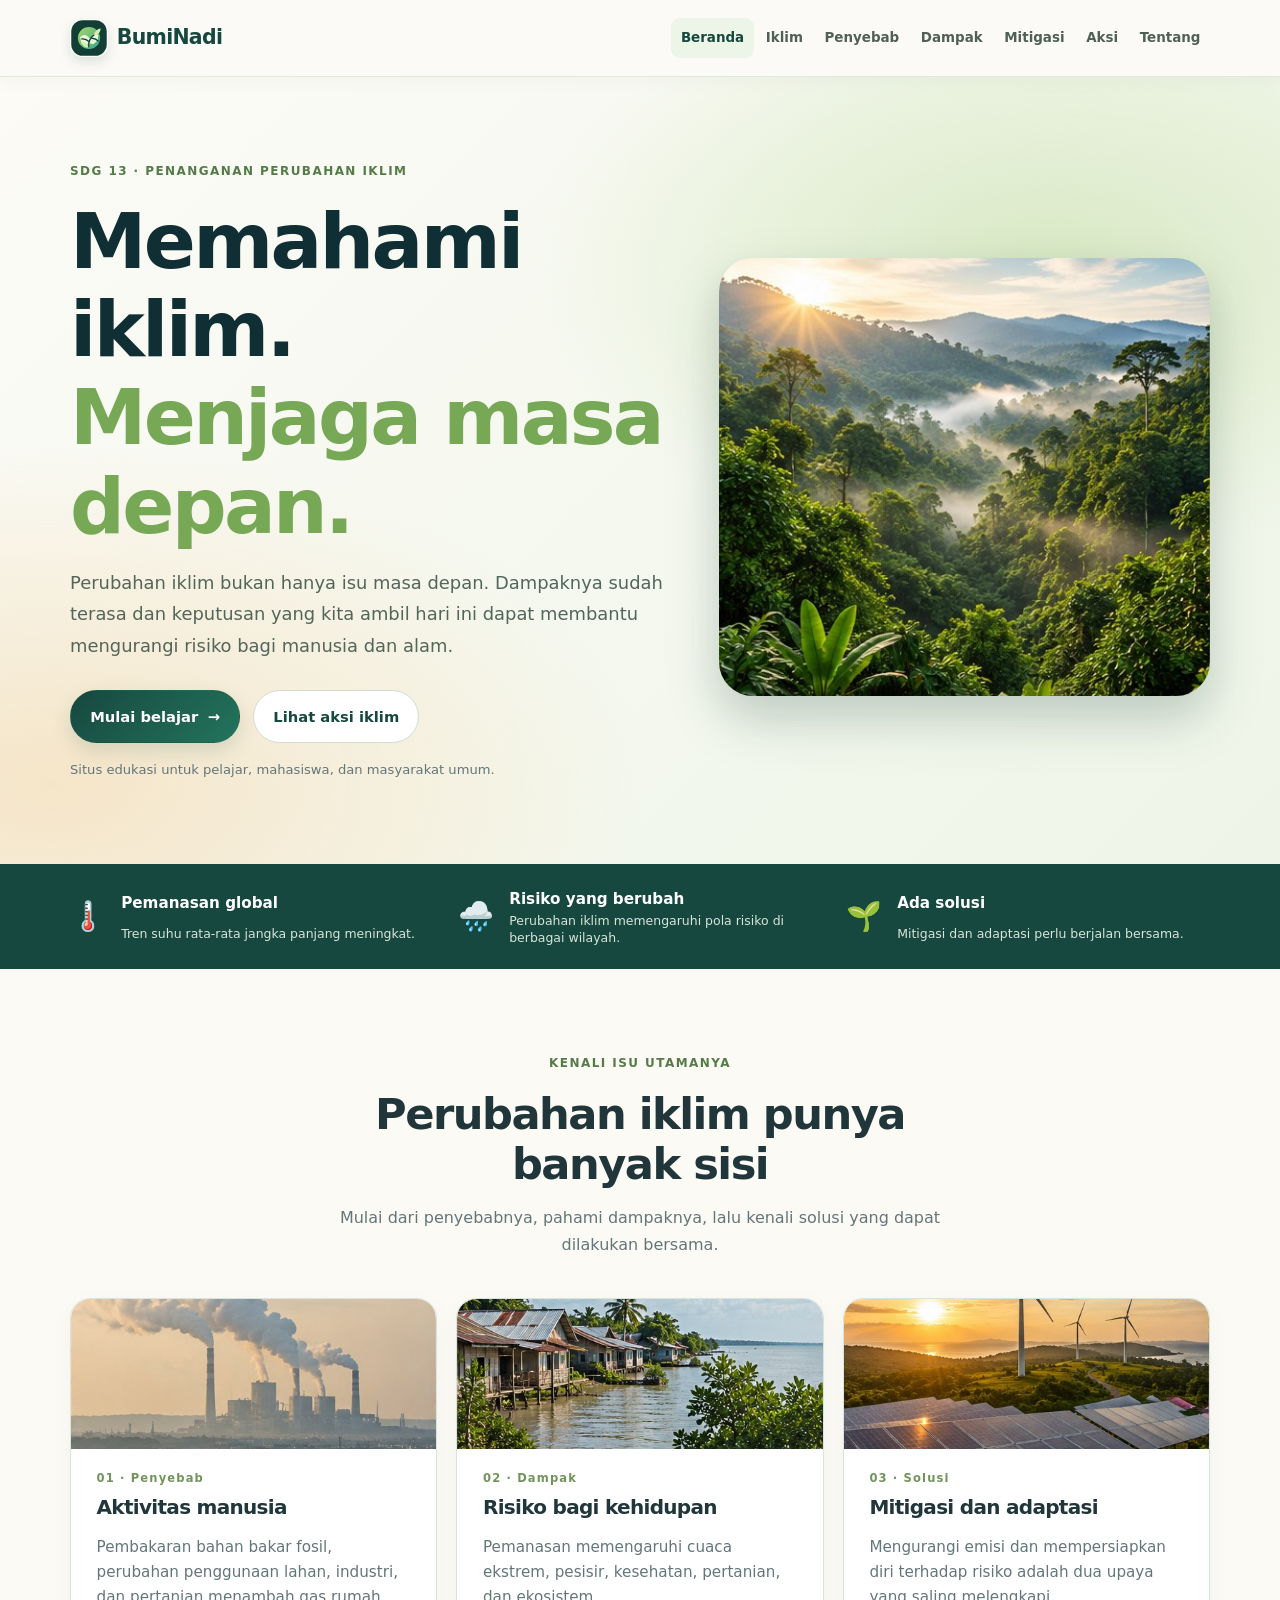
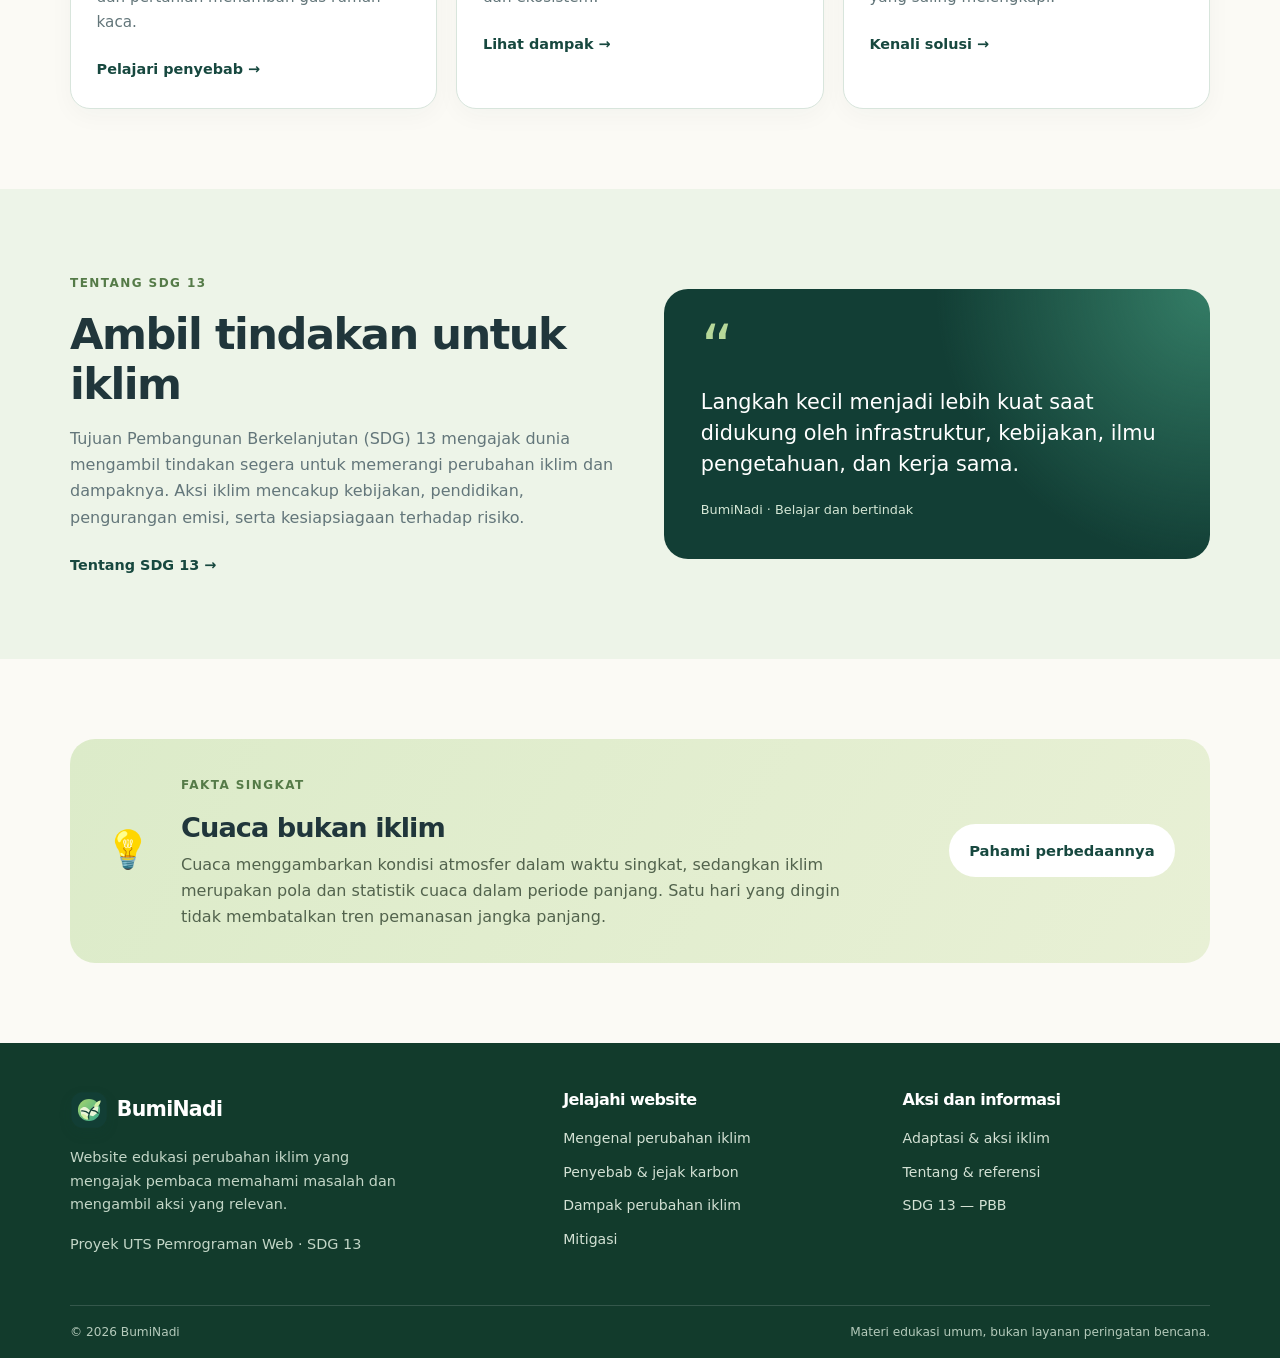
<file: index.html>
<!doctype html>
<html lang="id">
<head>
  <meta charset="utf-8">
  <meta name="viewport" content="width=device-width, initial-scale=1">
  <meta name="description" content="Pengenalan perubahan iklim dan SDG 13 serta ringkasan penyebab, dampak, dan solusi.">
  <title>Beranda | BumiNadi</title>
  <link rel="icon" type="image/svg+xml" href="images/logo-buminadi.svg">
  <link rel="stylesheet" href="css/style.css">
</head>
<body>
<a class="skip-link" href="#konten">Lewati ke konten</a>
<header class="site-header">
  <div class="container nav-wrap">
    <a class="brand" href="index.html"><img class="brand-logo" src="images/logo-buminadi.svg" alt="" aria-hidden="true"> BumiNadi</a>
    <button class="nav-toggle" type="button" aria-expanded="false" aria-controls="nav-menu">Menu ☰</button>
    <nav class="nav-links" id="nav-menu" aria-label="Navigasi utama"><a href="index.html" aria-current="page">Beranda</a><a href="edukasi.html">Iklim</a><a href="penyebab.html">Penyebab</a><a href="dampak.html">Dampak</a><a href="mitigasi.html">Mitigasi</a><a href="aksi-iklim.html">Aksi</a><a href="tentang.html">Tentang</a></nav>
  </div>
</header>
<main id="konten">
<section class="hero"><div class="container hero-grid">
  <div class="hero-copy"><span class="eyebrow">SDG 13 · Penanganan Perubahan Iklim</span>
    <h1>Memahami iklim.<br><em>Menjaga masa depan.</em></h1>
    <p class="lead">Perubahan iklim bukan hanya isu masa depan. Dampaknya sudah terasa dan keputusan yang kita ambil hari ini dapat membantu mengurangi risiko bagi manusia dan alam.</p>
    <div class="hero-actions"><a class="button button-primary" href="edukasi.html">Mulai belajar <span aria-hidden="true">→</span></a><a class="button button-secondary" href="aksi-iklim.html">Lihat aksi iklim</a></div>
    <p class="hero-note">Situs edukasi untuk pelajar, mahasiswa, dan masyarakat umum.</p>
  </div>
  <div class="hero-art hero-art-image"><img src="images/foto-hutan.jpg" alt="Hutan tropis hijau disinari matahari pagi, melambangkan pentingnya menjaga bumi"></div>
</div></section>
<section class="stats-strip"><div class="container stats-grid">
  <div><span class="stat-symbol">🌡️</span><strong>Pemanasan global</strong><span>Tren suhu rata-rata jangka panjang meningkat.</span></div>
  <div><span class="stat-symbol">🌧️</span><strong>Risiko yang berubah</strong><span>Perubahan iklim memengaruhi pola risiko di berbagai wilayah.</span></div>
  <div><span class="stat-symbol">🌱</span><strong>Ada solusi</strong><span>Mitigasi dan adaptasi perlu berjalan bersama.</span></div>
</div></section>
<section class="section"><div class="container">
  <div class="section-heading"><span class="eyebrow">Kenali isu utamanya</span><h2>Perubahan iklim punya banyak sisi</h2><p>Mulai dari penyebabnya, pahami dampaknya, lalu kenali solusi yang dapat dilakukan bersama.</p></div>
  <div class="cards-grid three">
    <article class="topic-card"><img class="card-illustration" src="images/foto-emisi.jpg" alt="Cerobong industri mengeluarkan emisi di atas kawasan hijau"><span class="card-kicker">01 · Penyebab</span><h3>Aktivitas manusia</h3><p>Pembakaran bahan bakar fosil, perubahan penggunaan lahan, industri, dan pertanian menambah gas rumah kaca.</p><a href="penyebab.html" class="text-link">Pelajari penyebab →</a></article>
    <article class="topic-card"><img class="card-illustration" src="images/foto-pesisir.jpg" alt="Permukiman pesisir dan vegetasi mangrove di tepi air"><span class="card-kicker">02 · Dampak</span><h3>Risiko bagi kehidupan</h3><p>Pemanasan memengaruhi cuaca ekstrem, pesisir, kesehatan, pertanian, dan ekosistem.</p><a href="dampak.html" class="text-link">Lihat dampak →</a></article>
    <article class="topic-card"><img class="card-illustration" src="images/foto-energi-bersih.jpg" alt="Panel surya dan turbin angin menghasilkan energi terbarukan"><span class="card-kicker">03 · Solusi</span><h3>Mitigasi dan adaptasi</h3><p>Mengurangi emisi dan mempersiapkan diri terhadap risiko adalah dua upaya yang saling melengkapi.</p><a href="mitigasi.html" class="text-link">Kenali solusi →</a></article>
  </div>
</div></section>
<section class="section section-soft"><div class="container feature-grid"><div><span class="eyebrow">Tentang SDG 13</span><h2>Ambil tindakan untuk iklim</h2><p>Tujuan Pembangunan Berkelanjutan (SDG) 13 mengajak dunia mengambil tindakan segera untuk memerangi perubahan iklim dan dampaknya. Aksi iklim mencakup kebijakan, pendidikan, pengurangan emisi, serta kesiapsiagaan terhadap risiko.</p><a class="text-link" href="tentang.html#sdg13">Tentang SDG 13 →</a></div><div class="quote-card"><span class="quote-mark">“</span><p>Langkah kecil menjadi lebih kuat saat didukung oleh infrastruktur, kebijakan, ilmu pengetahuan, dan kerja sama.</p><span class="quote-caption">BumiNadi · Belajar dan bertindak</span></div></div></section>
<section class="section"><div class="container fact-banner"><div class="fact-icon">💡</div><div><span class="eyebrow">Fakta singkat</span><h2>Cuaca bukan iklim</h2><p>Cuaca menggambarkan kondisi atmosfer dalam waktu singkat, sedangkan iklim merupakan pola dan statistik cuaca dalam periode panjang. Satu hari yang dingin tidak membatalkan tren pemanasan jangka panjang.</p></div><a class="button button-light" href="edukasi.html">Pahami perbedaannya</a></div></section>
</main>

<footer class="site-footer"><div class="container">
  <div class="footer-grid">
    <div><a class="brand" href="index.html"><img class="brand-logo" src="images/logo-buminadi.svg" alt="" aria-hidden="true"> BumiNadi</a>
      <p>Website edukasi perubahan iklim yang mengajak pembaca memahami masalah dan mengambil aksi yang relevan.</p>
      <p class="small-note">Proyek UTS Pemrograman Web · SDG 13</p>
    </div>
    <div><h3>Jelajahi website</h3><ul>
      <li><a href="edukasi.html">Mengenal perubahan iklim</a></li><li><a href="penyebab.html">Penyebab & jejak karbon</a></li>
      <li><a href="dampak.html">Dampak perubahan iklim</a></li><li><a href="mitigasi.html">Mitigasi</a></li>
    </ul></div>
    <div><h3>Aksi dan informasi</h3><ul>
      <li><a href="aksi-iklim.html">Adaptasi & aksi iklim</a></li><li><a href="tentang.html">Tentang & referensi</a></li>
      <li><a href="https://sdgs.un.org/goals/goal13" target="_blank" rel="noopener noreferrer">SDG 13 — PBB</a></li>
    </ul></div>
  </div>
  <div class="footer-bottom"><span>© 2026 BumiNadi</span><span>Materi edukasi umum, bukan layanan peringatan bencana.</span></div>
</div></footer>
<script>
const toggle = document.querySelector('.nav-toggle');
const menu = document.querySelector('#nav-menu');
if (toggle && menu) {
  toggle.addEventListener('click', () => {
    const open = menu.classList.toggle('is-open');
    toggle.setAttribute('aria-expanded', String(open));
    toggle.textContent = open ? 'Tutup ✕' : 'Menu ☰';
  });
}
</script></body></html>
</file>
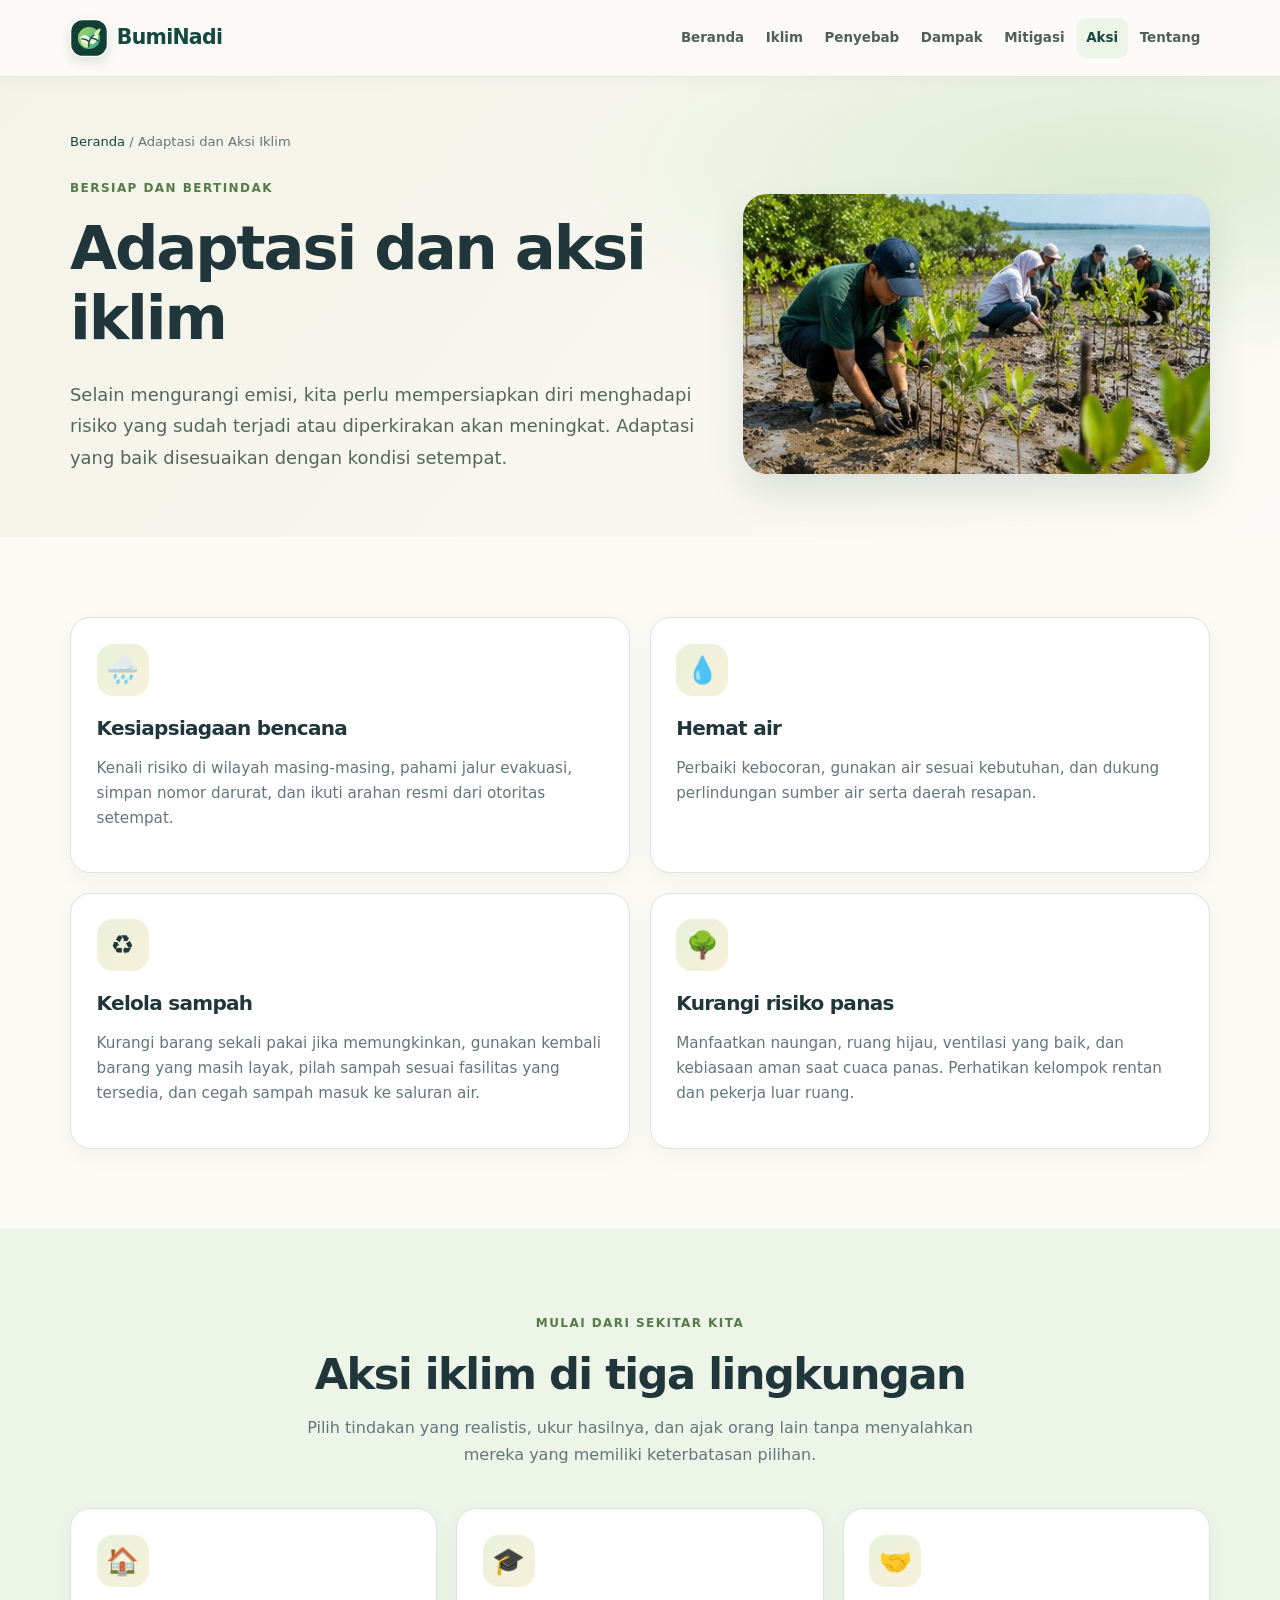
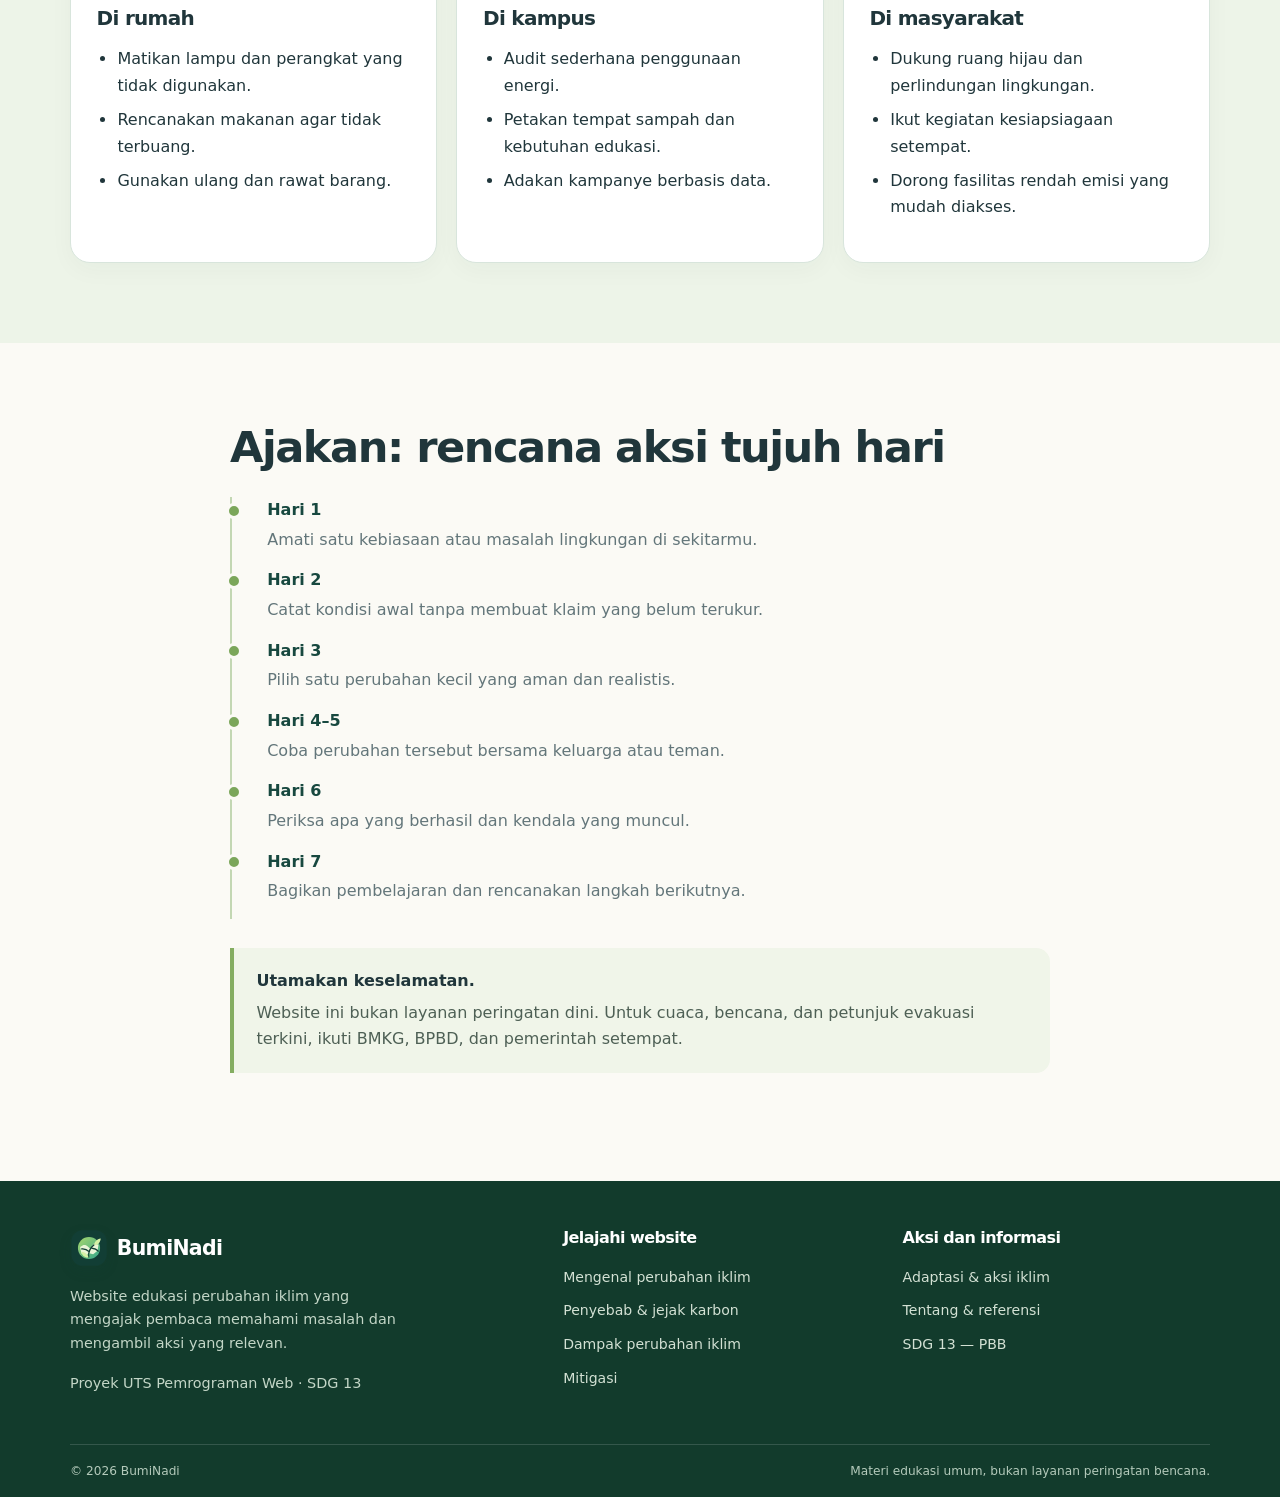
<file: aksi-iklim.html>
<!doctype html>
<html lang="id">
<head>
  <meta charset="utf-8">
  <meta name="viewport" content="width=device-width, initial-scale=1">
  <meta name="description" content="Pengertian adaptasi, kesiapsiagaan bencana, penghematan air, pengelolaan sampah, dan aksi iklim di rumah, kampus, serta masyarakat.">
  <title>Adaptasi dan Aksi Iklim | BumiNadi</title>
  <link rel="icon" type="image/svg+xml" href="images/logo-buminadi.svg">
  <link rel="stylesheet" href="css/style.css">
</head>
<body>
<a class="skip-link" href="#konten">Lewati ke konten</a>
<header class="site-header">
  <div class="container nav-wrap">
    <a class="brand" href="index.html"><img class="brand-logo" src="images/logo-buminadi.svg" alt="" aria-hidden="true"> BumiNadi</a>
    <button class="nav-toggle" type="button" aria-expanded="false" aria-controls="nav-menu">Menu ☰</button>
    <nav class="nav-links" id="nav-menu" aria-label="Navigasi utama"><a href="index.html">Beranda</a><a href="edukasi.html">Iklim</a><a href="penyebab.html">Penyebab</a><a href="dampak.html">Dampak</a><a href="mitigasi.html">Mitigasi</a><a href="aksi-iklim.html" aria-current="page">Aksi</a><a href="tentang.html">Tentang</a></nav>
  </div>
</header>
<main id="konten">
<section class="page-hero"><div class="container"><div class="breadcrumb"><a href="index.html">Beranda</a> / Adaptasi dan Aksi Iklim</div><span class="eyebrow">Bersiap dan bertindak</span><h1>Adaptasi dan aksi iklim</h1><p class="lead">Selain mengurangi emisi, kita perlu mempersiapkan diri menghadapi risiko yang sudah terjadi atau diperkirakan akan meningkat. Adaptasi yang baik disesuaikan dengan kondisi setempat.</p><div class="page-hero-art"><img src="images/foto-aksi-mangrove.jpg" alt="Relawan menanam mangrove sebagai aksi adaptasi dan perlindungan pesisir"></div></div></section>
<section class="section"><div class="container"><div class="cards-grid two">
<article class="topic-card"><div class="topic-icon">🌧️</div><h3>Kesiapsiagaan bencana</h3><p>Kenali risiko di wilayah masing-masing, pahami jalur evakuasi, simpan nomor darurat, dan ikuti arahan resmi dari otoritas setempat.</p></article>
<article class="topic-card"><div class="topic-icon">💧</div><h3>Hemat air</h3><p>Perbaiki kebocoran, gunakan air sesuai kebutuhan, dan dukung perlindungan sumber air serta daerah resapan.</p></article>
<article class="topic-card"><div class="topic-icon">♻️</div><h3>Kelola sampah</h3><p>Kurangi barang sekali pakai jika memungkinkan, gunakan kembali barang yang masih layak, pilah sampah sesuai fasilitas yang tersedia, dan cegah sampah masuk ke saluran air.</p></article>
<article class="topic-card"><div class="topic-icon">🌳</div><h3>Kurangi risiko panas</h3><p>Manfaatkan naungan, ruang hijau, ventilasi yang baik, dan kebiasaan aman saat cuaca panas. Perhatikan kelompok rentan dan pekerja luar ruang.</p></article>
</div></div></section>
<section class="section section-soft"><div class="container"><div class="section-heading"><span class="eyebrow">Mulai dari sekitar kita</span><h2>Aksi iklim di tiga lingkungan</h2><p>Pilih tindakan yang realistis, ukur hasilnya, dan ajak orang lain tanpa menyalahkan mereka yang memiliki keterbatasan pilihan.</p></div><div class="cards-grid three">
<article class="topic-card"><div class="topic-icon">🏠</div><h3>Di rumah</h3><ul class="content-list"><li>Matikan lampu dan perangkat yang tidak digunakan.</li><li>Rencanakan makanan agar tidak terbuang.</li><li>Gunakan ulang dan rawat barang.</li></ul></article>
<article class="topic-card"><div class="topic-icon">🎓</div><h3>Di kampus</h3><ul class="content-list"><li>Audit sederhana penggunaan energi.</li><li>Petakan tempat sampah dan kebutuhan edukasi.</li><li>Adakan kampanye berbasis data.</li></ul></article>
<article class="topic-card"><div class="topic-icon">🤝</div><h3>Di masyarakat</h3><ul class="content-list"><li>Dukung ruang hijau dan perlindungan lingkungan.</li><li>Ikut kegiatan kesiapsiagaan setempat.</li><li>Dorong fasilitas rendah emisi yang mudah diakses.</li></ul></article>
</div></div></section>
<section class="section"><div class="container content-narrow"><h2>Ajakan: rencana aksi tujuh hari</h2><div class="action-plan">
<div><span>Hari 1</span><p>Amati satu kebiasaan atau masalah lingkungan di sekitarmu.</p></div><div><span>Hari 2</span><p>Catat kondisi awal tanpa membuat klaim yang belum terukur.</p></div><div><span>Hari 3</span><p>Pilih satu perubahan kecil yang aman dan realistis.</p></div><div><span>Hari 4–5</span><p>Coba perubahan tersebut bersama keluarga atau teman.</p></div><div><span>Hari 6</span><p>Periksa apa yang berhasil dan kendala yang muncul.</p></div><div><span>Hari 7</span><p>Bagikan pembelajaran dan rencanakan langkah berikutnya.</p></div>
</div><div class="info-callout"><strong>Utamakan keselamatan.</strong><p>Website ini bukan layanan peringatan dini. Untuk cuaca, bencana, dan petunjuk evakuasi terkini, ikuti BMKG, BPBD, dan pemerintah setempat.</p></div></div></section>
</main>

<footer class="site-footer"><div class="container">
  <div class="footer-grid">
    <div><a class="brand" href="index.html"><img class="brand-logo" src="images/logo-buminadi.svg" alt="" aria-hidden="true"> BumiNadi</a>
      <p>Website edukasi perubahan iklim yang mengajak pembaca memahami masalah dan mengambil aksi yang relevan.</p>
      <p class="small-note">Proyek UTS Pemrograman Web · SDG 13</p>
    </div>
    <div><h3>Jelajahi website</h3><ul>
      <li><a href="edukasi.html">Mengenal perubahan iklim</a></li><li><a href="penyebab.html">Penyebab & jejak karbon</a></li>
      <li><a href="dampak.html">Dampak perubahan iklim</a></li><li><a href="mitigasi.html">Mitigasi</a></li>
    </ul></div>
    <div><h3>Aksi dan informasi</h3><ul>
      <li><a href="aksi-iklim.html">Adaptasi & aksi iklim</a></li><li><a href="tentang.html">Tentang & referensi</a></li>
      <li><a href="https://sdgs.un.org/goals/goal13" target="_blank" rel="noopener noreferrer">SDG 13 — PBB</a></li>
    </ul></div>
  </div>
  <div class="footer-bottom"><span>© 2026 BumiNadi</span><span>Materi edukasi umum, bukan layanan peringatan bencana.</span></div>
</div></footer>
<script>
const toggle = document.querySelector('.nav-toggle');
const menu = document.querySelector('#nav-menu');
if (toggle && menu) {
  toggle.addEventListener('click', () => {
    const open = menu.classList.toggle('is-open');
    toggle.setAttribute('aria-expanded', String(open));
    toggle.textContent = open ? 'Tutup ✕' : 'Menu ☰';
  });
}
</script></body></html>
</file>
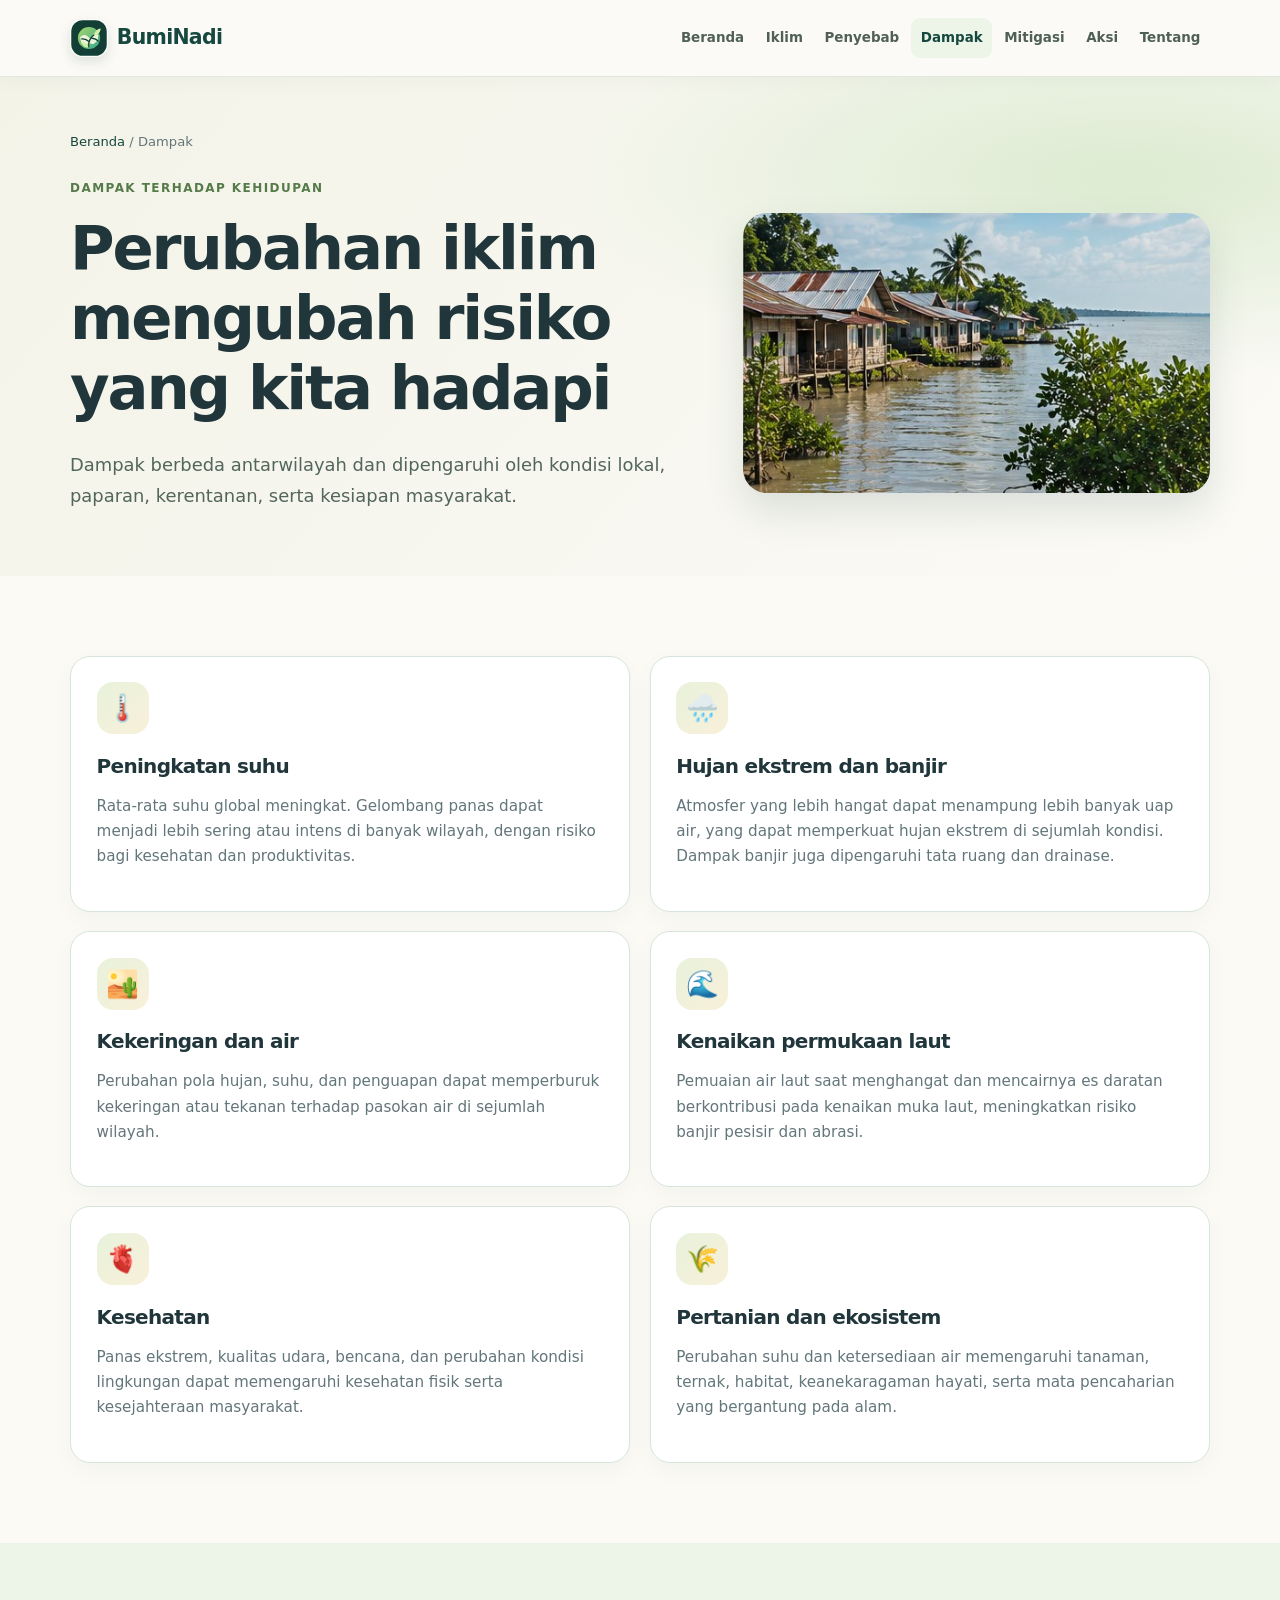
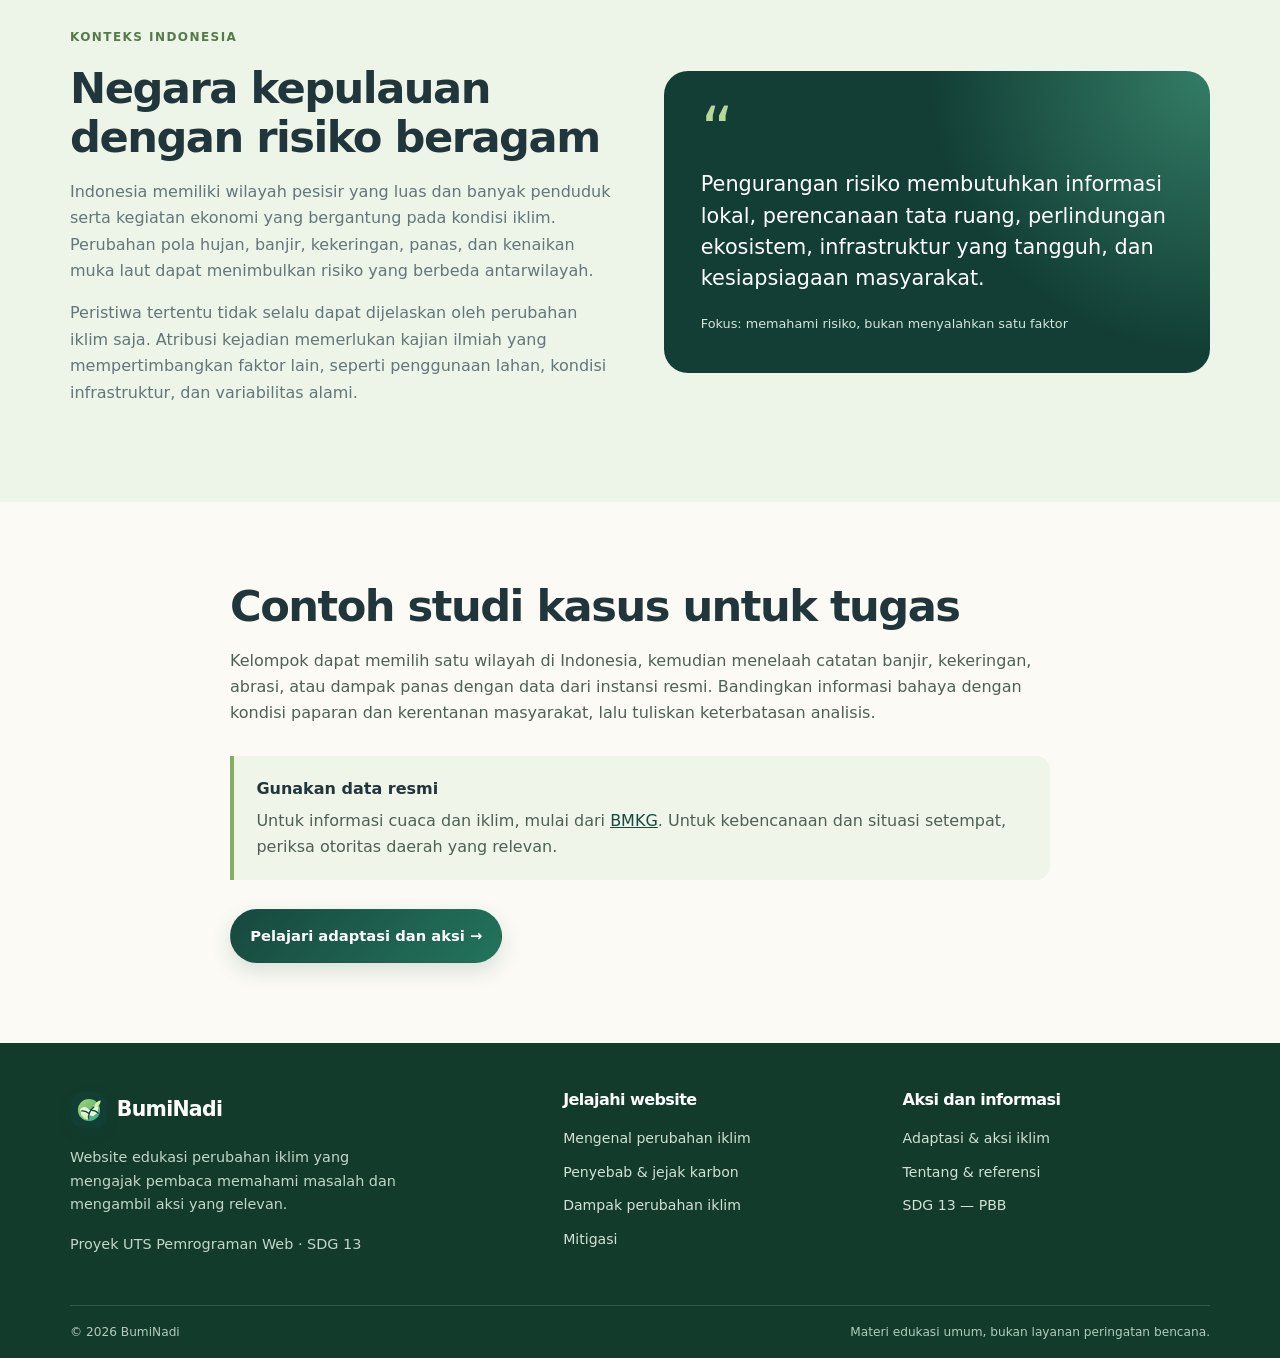
<file: dampak.html>
<!doctype html>
<html lang="id">
<head>
  <meta charset="utf-8">
  <meta name="viewport" content="width=device-width, initial-scale=1">
  <meta name="description" content="Dampak perubahan iklim terhadap suhu, kekeringan, banjir, cuaca ekstrem, permukaan laut, kesehatan, pertanian, ekosistem, dan Indonesia.">
  <title>Dampak Perubahan Iklim | BumiNadi</title>
  <link rel="icon" type="image/svg+xml" href="images/logo-buminadi.svg">
  <link rel="stylesheet" href="css/style.css">
</head>
<body>
<a class="skip-link" href="#konten">Lewati ke konten</a>
<header class="site-header">
  <div class="container nav-wrap">
    <a class="brand" href="index.html"><img class="brand-logo" src="images/logo-buminadi.svg" alt="" aria-hidden="true"> BumiNadi</a>
    <button class="nav-toggle" type="button" aria-expanded="false" aria-controls="nav-menu">Menu ☰</button>
    <nav class="nav-links" id="nav-menu" aria-label="Navigasi utama"><a href="index.html">Beranda</a><a href="edukasi.html">Iklim</a><a href="penyebab.html">Penyebab</a><a href="dampak.html" aria-current="page">Dampak</a><a href="mitigasi.html">Mitigasi</a><a href="aksi-iklim.html">Aksi</a><a href="tentang.html">Tentang</a></nav>
  </div>
</header>
<main id="konten">
<section class="page-hero"><div class="container"><div class="breadcrumb"><a href="index.html">Beranda</a> / Dampak</div><span class="eyebrow">Dampak terhadap kehidupan</span><h1>Perubahan iklim mengubah risiko yang kita hadapi</h1><p class="lead">Dampak berbeda antarwilayah dan dipengaruhi oleh kondisi lokal, paparan, kerentanan, serta kesiapan masyarakat.</p><div class="page-hero-art"><img src="images/foto-pesisir.jpg" alt="Permukiman pesisir dan mangrove yang berkaitan dengan risiko kenaikan muka laut"></div></div></section>
<section class="section"><div class="container"><div class="cards-grid two">
<article class="topic-card"><div class="topic-icon">🌡️</div><h3>Peningkatan suhu</h3><p>Rata-rata suhu global meningkat. Gelombang panas dapat menjadi lebih sering atau intens di banyak wilayah, dengan risiko bagi kesehatan dan produktivitas.</p></article>
<article class="topic-card"><div class="topic-icon">🌧️</div><h3>Hujan ekstrem dan banjir</h3><p>Atmosfer yang lebih hangat dapat menampung lebih banyak uap air, yang dapat memperkuat hujan ekstrem di sejumlah kondisi. Dampak banjir juga dipengaruhi tata ruang dan drainase.</p></article>
<article class="topic-card"><div class="topic-icon">🏜️</div><h3>Kekeringan dan air</h3><p>Perubahan pola hujan, suhu, dan penguapan dapat memperburuk kekeringan atau tekanan terhadap pasokan air di sejumlah wilayah.</p></article>
<article class="topic-card"><div class="topic-icon">🌊</div><h3>Kenaikan permukaan laut</h3><p>Pemuaian air laut saat menghangat dan mencairnya es daratan berkontribusi pada kenaikan muka laut, meningkatkan risiko banjir pesisir dan abrasi.</p></article>
<article class="topic-card"><div class="topic-icon">🫀</div><h3>Kesehatan</h3><p>Panas ekstrem, kualitas udara, bencana, dan perubahan kondisi lingkungan dapat memengaruhi kesehatan fisik serta kesejahteraan masyarakat.</p></article>
<article class="topic-card"><div class="topic-icon">🌾</div><h3>Pertanian dan ekosistem</h3><p>Perubahan suhu dan ketersediaan air memengaruhi tanaman, ternak, habitat, keanekaragaman hayati, serta mata pencaharian yang bergantung pada alam.</p></article>
</div></div></section>
<section class="section section-soft"><div class="container feature-grid"><div><span class="eyebrow">Konteks Indonesia</span><h2>Negara kepulauan dengan risiko beragam</h2><p>Indonesia memiliki wilayah pesisir yang luas dan banyak penduduk serta kegiatan ekonomi yang bergantung pada kondisi iklim. Perubahan pola hujan, banjir, kekeringan, panas, dan kenaikan muka laut dapat menimbulkan risiko yang berbeda antarwilayah.</p><p>Peristiwa tertentu tidak selalu dapat dijelaskan oleh perubahan iklim saja. Atribusi kejadian memerlukan kajian ilmiah yang mempertimbangkan faktor lain, seperti penggunaan lahan, kondisi infrastruktur, dan variabilitas alami.</p></div><div class="quote-card"><span class="quote-mark">“</span><p>Pengurangan risiko membutuhkan informasi lokal, perencanaan tata ruang, perlindungan ekosistem, infrastruktur yang tangguh, dan kesiapsiagaan masyarakat.</p><span class="quote-caption">Fokus: memahami risiko, bukan menyalahkan satu faktor</span></div></div></section>
<section class="section"><div class="container content-narrow"><h2>Contoh studi kasus untuk tugas</h2><p>Kelompok dapat memilih satu wilayah di Indonesia, kemudian menelaah catatan banjir, kekeringan, abrasi, atau dampak panas dengan data dari instansi resmi. Bandingkan informasi bahaya dengan kondisi paparan dan kerentanan masyarakat, lalu tuliskan keterbatasan analisis.</p><div class="info-callout"><strong>Gunakan data resmi</strong><p>Untuk informasi cuaca dan iklim, mulai dari <a href="https://www.bmkg.go.id/" target="_blank" rel="noopener noreferrer">BMKG</a>. Untuk kebencanaan dan situasi setempat, periksa otoritas daerah yang relevan.</p></div><a class="button button-primary" href="aksi-iklim.html">Pelajari adaptasi dan aksi →</a></div></section>
</main>

<footer class="site-footer"><div class="container">
  <div class="footer-grid">
    <div><a class="brand" href="index.html"><img class="brand-logo" src="images/logo-buminadi.svg" alt="" aria-hidden="true"> BumiNadi</a>
      <p>Website edukasi perubahan iklim yang mengajak pembaca memahami masalah dan mengambil aksi yang relevan.</p>
      <p class="small-note">Proyek UTS Pemrograman Web · SDG 13</p>
    </div>
    <div><h3>Jelajahi website</h3><ul>
      <li><a href="edukasi.html">Mengenal perubahan iklim</a></li><li><a href="penyebab.html">Penyebab & jejak karbon</a></li>
      <li><a href="dampak.html">Dampak perubahan iklim</a></li><li><a href="mitigasi.html">Mitigasi</a></li>
    </ul></div>
    <div><h3>Aksi dan informasi</h3><ul>
      <li><a href="aksi-iklim.html">Adaptasi & aksi iklim</a></li><li><a href="tentang.html">Tentang & referensi</a></li>
      <li><a href="https://sdgs.un.org/goals/goal13" target="_blank" rel="noopener noreferrer">SDG 13 — PBB</a></li>
    </ul></div>
  </div>
  <div class="footer-bottom"><span>© 2026 BumiNadi</span><span>Materi edukasi umum, bukan layanan peringatan bencana.</span></div>
</div></footer>
<script>
const toggle = document.querySelector('.nav-toggle');
const menu = document.querySelector('#nav-menu');
if (toggle && menu) {
  toggle.addEventListener('click', () => {
    const open = menu.classList.toggle('is-open');
    toggle.setAttribute('aria-expanded', String(open));
    toggle.textContent = open ? 'Tutup ✕' : 'Menu ☰';
  });
}
</script></body></html>
</file>
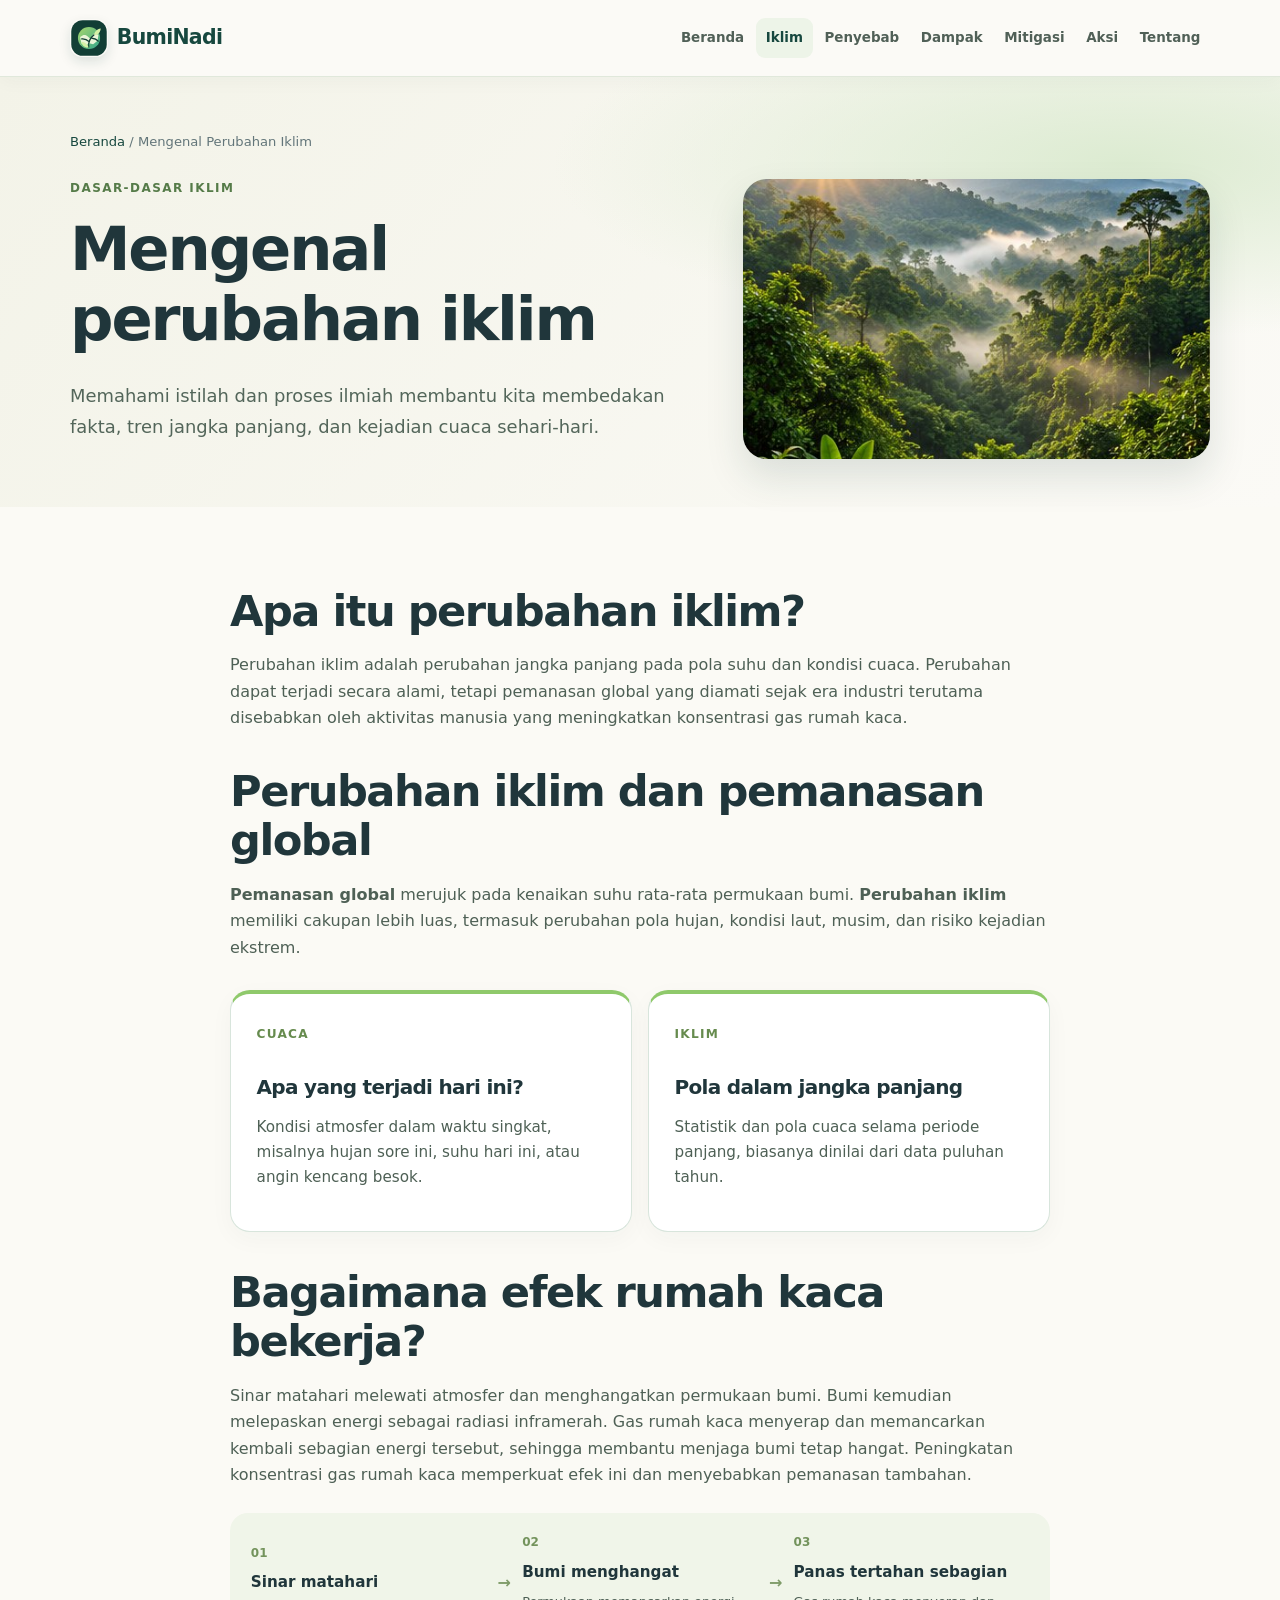
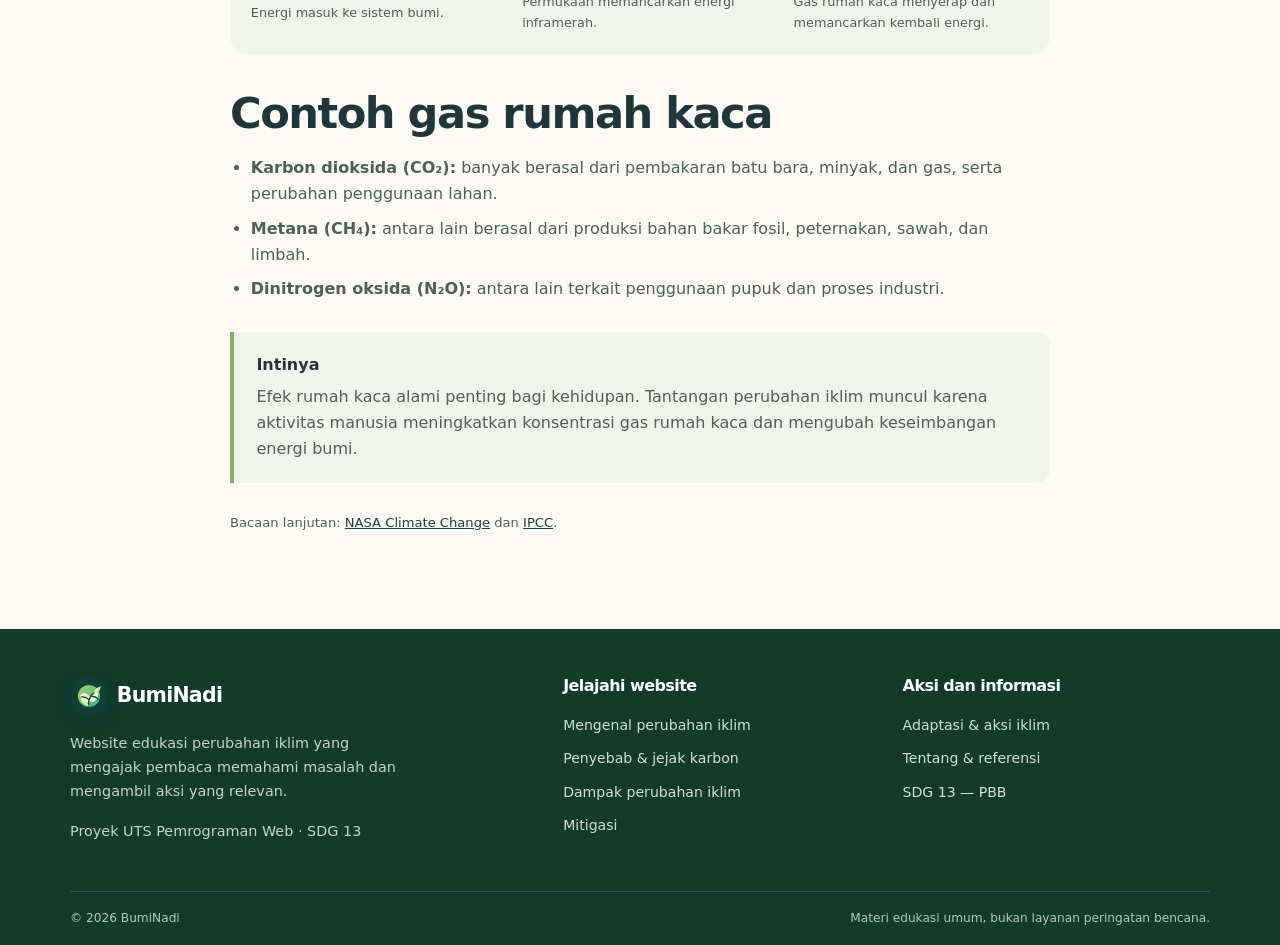
<file: edukasi.html>
<!doctype html>
<html lang="id">
<head>
  <meta charset="utf-8">
  <meta name="viewport" content="width=device-width, initial-scale=1">
  <meta name="description" content="Pengertian perubahan iklim dan pemanasan global, perbedaan cuaca dan iklim, efek rumah kaca, serta gas rumah kaca.">
  <title>Mengenal Perubahan Iklim | BumiNadi</title>
  <link rel="icon" type="image/svg+xml" href="images/logo-buminadi.svg">
  <link rel="stylesheet" href="css/style.css">
</head>
<body>
<a class="skip-link" href="#konten">Lewati ke konten</a>
<header class="site-header">
  <div class="container nav-wrap">
    <a class="brand" href="index.html"><img class="brand-logo" src="images/logo-buminadi.svg" alt="" aria-hidden="true"> BumiNadi</a>
    <button class="nav-toggle" type="button" aria-expanded="false" aria-controls="nav-menu">Menu ☰</button>
    <nav class="nav-links" id="nav-menu" aria-label="Navigasi utama"><a href="index.html">Beranda</a><a href="edukasi.html" aria-current="page">Iklim</a><a href="penyebab.html">Penyebab</a><a href="dampak.html">Dampak</a><a href="mitigasi.html">Mitigasi</a><a href="aksi-iklim.html">Aksi</a><a href="tentang.html">Tentang</a></nav>
  </div>
</header>
<main id="konten">
<section class="page-hero"><div class="container"><div class="breadcrumb"><a href="index.html">Beranda</a> / Mengenal Perubahan Iklim</div><span class="eyebrow">Dasar-dasar iklim</span><h1>Mengenal perubahan iklim</h1><p class="lead">Memahami istilah dan proses ilmiah membantu kita membedakan fakta, tren jangka panjang, dan kejadian cuaca sehari-hari.</p><div class="page-hero-art"><img src="images/foto-hutan.jpg" alt="Hutan tropis yang menunjukkan peran ekosistem dalam menjaga keseimbangan bumi"></div></div></section>
<section class="section"><div class="container content-narrow"><h2>Apa itu perubahan iklim?</h2><p>Perubahan iklim adalah perubahan jangka panjang pada pola suhu dan kondisi cuaca. Perubahan dapat terjadi secara alami, tetapi pemanasan global yang diamati sejak era industri terutama disebabkan oleh aktivitas manusia yang meningkatkan konsentrasi gas rumah kaca.</p><h2>Perubahan iklim dan pemanasan global</h2><p><strong>Pemanasan global</strong> merujuk pada kenaikan suhu rata-rata permukaan bumi. <strong>Perubahan iklim</strong> memiliki cakupan lebih luas, termasuk perubahan pola hujan, kondisi laut, musim, dan risiko kejadian ekstrem.</p>
<div class="comparison-grid"><article class="comparison-card"><span class="compare-label">Cuaca</span><h3>Apa yang terjadi hari ini?</h3><p>Kondisi atmosfer dalam waktu singkat, misalnya hujan sore ini, suhu hari ini, atau angin kencang besok.</p></article><article class="comparison-card"><span class="compare-label">Iklim</span><h3>Pola dalam jangka panjang</h3><p>Statistik dan pola cuaca selama periode panjang, biasanya dinilai dari data puluhan tahun.</p></article></div>
<h2>Bagaimana efek rumah kaca bekerja?</h2><p>Sinar matahari melewati atmosfer dan menghangatkan permukaan bumi. Bumi kemudian melepaskan energi sebagai radiasi inframerah. Gas rumah kaca menyerap dan memancarkan kembali sebagian energi tersebut, sehingga membantu menjaga bumi tetap hangat. Peningkatan konsentrasi gas rumah kaca memperkuat efek ini dan menyebabkan pemanasan tambahan.</p>
<div class="process-flow"><div><span>01</span><strong>Sinar matahari</strong><p>Energi masuk ke sistem bumi.</p></div><b aria-hidden="true">→</b><div><span>02</span><strong>Bumi menghangat</strong><p>Permukaan memancarkan energi inframerah.</p></div><b aria-hidden="true">→</b><div><span>03</span><strong>Panas tertahan sebagian</strong><p>Gas rumah kaca menyerap dan memancarkan kembali energi.</p></div></div>
<h2>Contoh gas rumah kaca</h2><ul class="content-list"><li><strong>Karbon dioksida (CO₂):</strong> banyak berasal dari pembakaran batu bara, minyak, dan gas, serta perubahan penggunaan lahan.</li><li><strong>Metana (CH₄):</strong> antara lain berasal dari produksi bahan bakar fosil, peternakan, sawah, dan limbah.</li><li><strong>Dinitrogen oksida (N₂O):</strong> antara lain terkait penggunaan pupuk dan proses industri.</li></ul>
<div class="info-callout"><strong>Intinya</strong><p>Efek rumah kaca alami penting bagi kehidupan. Tantangan perubahan iklim muncul karena aktivitas manusia meningkatkan konsentrasi gas rumah kaca dan mengubah keseimbangan energi bumi.</p></div>
<p class="source-note">Bacaan lanjutan: <a href="https://science.nasa.gov/climate-change/" target="_blank" rel="noopener noreferrer">NASA Climate Change</a> dan <a href="https://www.ipcc.ch/" target="_blank" rel="noopener noreferrer">IPCC</a>.</p></div></section>
</main>

<footer class="site-footer"><div class="container">
  <div class="footer-grid">
    <div><a class="brand" href="index.html"><img class="brand-logo" src="images/logo-buminadi.svg" alt="" aria-hidden="true"> BumiNadi</a>
      <p>Website edukasi perubahan iklim yang mengajak pembaca memahami masalah dan mengambil aksi yang relevan.</p>
      <p class="small-note">Proyek UTS Pemrograman Web · SDG 13</p>
    </div>
    <div><h3>Jelajahi website</h3><ul>
      <li><a href="edukasi.html">Mengenal perubahan iklim</a></li><li><a href="penyebab.html">Penyebab & jejak karbon</a></li>
      <li><a href="dampak.html">Dampak perubahan iklim</a></li><li><a href="mitigasi.html">Mitigasi</a></li>
    </ul></div>
    <div><h3>Aksi dan informasi</h3><ul>
      <li><a href="aksi-iklim.html">Adaptasi & aksi iklim</a></li><li><a href="tentang.html">Tentang & referensi</a></li>
      <li><a href="https://sdgs.un.org/goals/goal13" target="_blank" rel="noopener noreferrer">SDG 13 — PBB</a></li>
    </ul></div>
  </div>
  <div class="footer-bottom"><span>© 2026 BumiNadi</span><span>Materi edukasi umum, bukan layanan peringatan bencana.</span></div>
</div></footer>
<script>
const toggle = document.querySelector('.nav-toggle');
const menu = document.querySelector('#nav-menu');
if (toggle && menu) {
  toggle.addEventListener('click', () => {
    const open = menu.classList.toggle('is-open');
    toggle.setAttribute('aria-expanded', String(open));
    toggle.textContent = open ? 'Tutup ✕' : 'Menu ☰';
  });
}
</script></body></html>
</file>
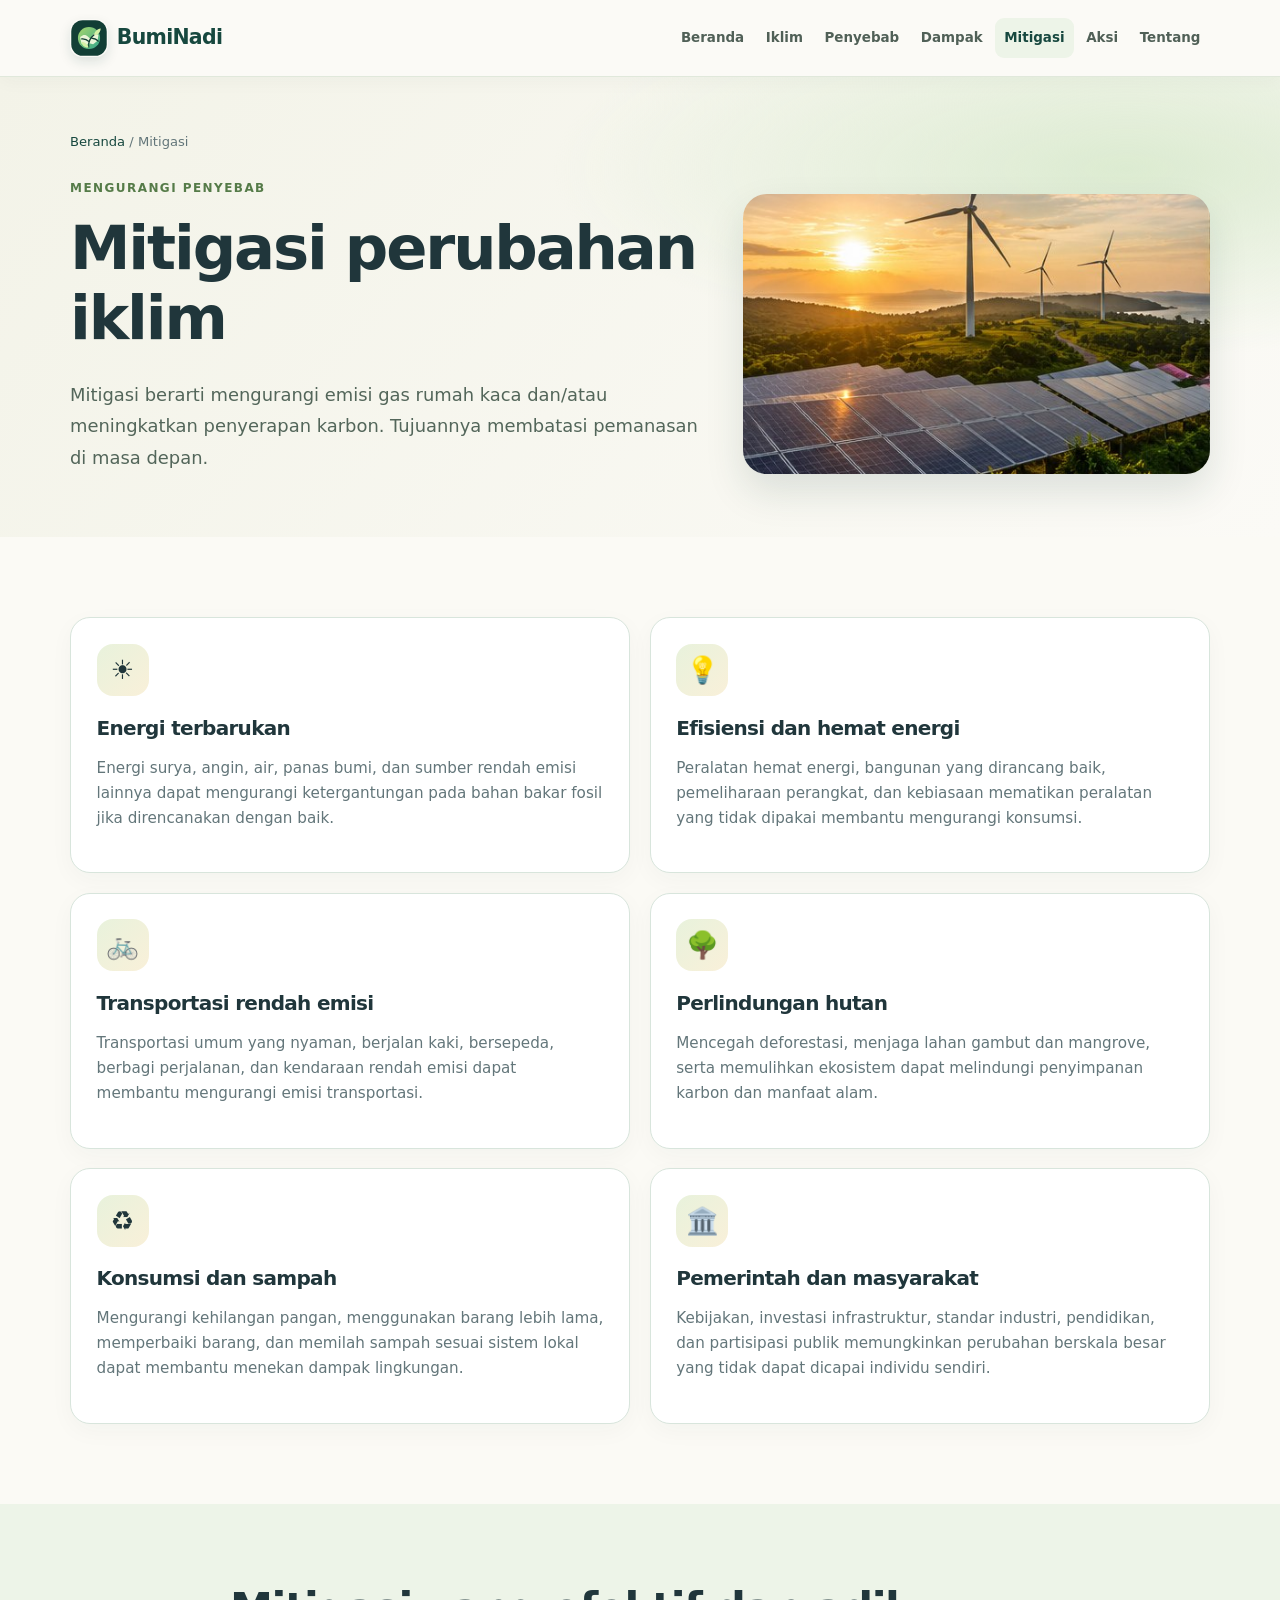
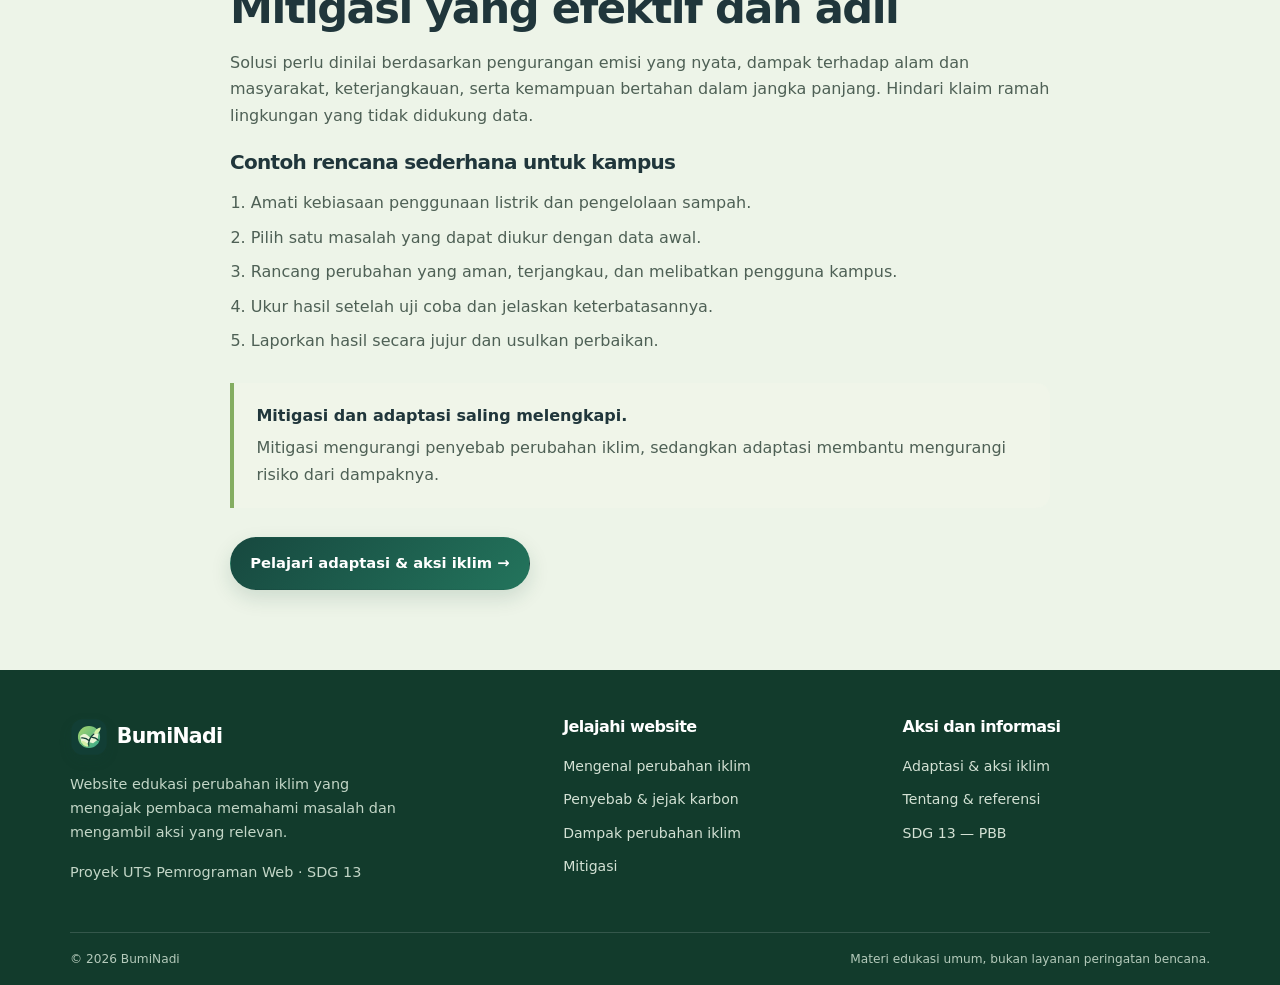
<file: mitigasi.html>
<!doctype html>
<html lang="id">
<head>
  <meta charset="utf-8">
  <meta name="viewport" content="width=device-width, initial-scale=1">
  <meta name="description" content="Solusi mitigasi berupa energi terbarukan, efisiensi energi, transportasi rendah emisi, perlindungan hutan, dan peran pemerintah serta masyarakat.">
  <title>Mitigasi Perubahan Iklim | BumiNadi</title>
  <link rel="icon" type="image/svg+xml" href="images/logo-buminadi.svg">
  <link rel="stylesheet" href="css/style.css">
</head>
<body>
<a class="skip-link" href="#konten">Lewati ke konten</a>
<header class="site-header">
  <div class="container nav-wrap">
    <a class="brand" href="index.html"><img class="brand-logo" src="images/logo-buminadi.svg" alt="" aria-hidden="true"> BumiNadi</a>
    <button class="nav-toggle" type="button" aria-expanded="false" aria-controls="nav-menu">Menu ☰</button>
    <nav class="nav-links" id="nav-menu" aria-label="Navigasi utama"><a href="index.html">Beranda</a><a href="edukasi.html">Iklim</a><a href="penyebab.html">Penyebab</a><a href="dampak.html">Dampak</a><a href="mitigasi.html" aria-current="page">Mitigasi</a><a href="aksi-iklim.html">Aksi</a><a href="tentang.html">Tentang</a></nav>
  </div>
</header>
<main id="konten">
<section class="page-hero"><div class="container"><div class="breadcrumb"><a href="index.html">Beranda</a> / Mitigasi</div><span class="eyebrow">Mengurangi penyebab</span><h1>Mitigasi perubahan iklim</h1><p class="lead">Mitigasi berarti mengurangi emisi gas rumah kaca dan/atau meningkatkan penyerapan karbon. Tujuannya membatasi pemanasan di masa depan.</p><div class="page-hero-art"><img src="images/foto-energi-bersih.jpg" alt="Ladang panel surya dan turbin angin sebagai contoh energi rendah emisi"></div></div></section>
<section class="section"><div class="container"><div class="cards-grid two">
<article class="topic-card"><div class="topic-icon">☀️</div><h3>Energi terbarukan</h3><p>Energi surya, angin, air, panas bumi, dan sumber rendah emisi lainnya dapat mengurangi ketergantungan pada bahan bakar fosil jika direncanakan dengan baik.</p></article>
<article class="topic-card"><div class="topic-icon">💡</div><h3>Efisiensi dan hemat energi</h3><p>Peralatan hemat energi, bangunan yang dirancang baik, pemeliharaan perangkat, dan kebiasaan mematikan peralatan yang tidak dipakai membantu mengurangi konsumsi.</p></article>
<article class="topic-card"><div class="topic-icon">🚲</div><h3>Transportasi rendah emisi</h3><p>Transportasi umum yang nyaman, berjalan kaki, bersepeda, berbagi perjalanan, dan kendaraan rendah emisi dapat membantu mengurangi emisi transportasi.</p></article>
<article class="topic-card"><div class="topic-icon">🌳</div><h3>Perlindungan hutan</h3><p>Mencegah deforestasi, menjaga lahan gambut dan mangrove, serta memulihkan ekosistem dapat melindungi penyimpanan karbon dan manfaat alam.</p></article>
<article class="topic-card"><div class="topic-icon">♻️</div><h3>Konsumsi dan sampah</h3><p>Mengurangi kehilangan pangan, menggunakan barang lebih lama, memperbaiki barang, dan memilah sampah sesuai sistem lokal dapat membantu menekan dampak lingkungan.</p></article>
<article class="topic-card"><div class="topic-icon">🏛️</div><h3>Pemerintah dan masyarakat</h3><p>Kebijakan, investasi infrastruktur, standar industri, pendidikan, dan partisipasi publik memungkinkan perubahan berskala besar yang tidak dapat dicapai individu sendiri.</p></article>
</div></div></section>
<section class="section section-soft"><div class="container content-narrow"><h2>Mitigasi yang efektif dan adil</h2><p>Solusi perlu dinilai berdasarkan pengurangan emisi yang nyata, dampak terhadap alam dan masyarakat, keterjangkauan, serta kemampuan bertahan dalam jangka panjang. Hindari klaim ramah lingkungan yang tidak didukung data.</p><h3>Contoh rencana sederhana untuk kampus</h3><ol class="content-list"><li>Amati kebiasaan penggunaan listrik dan pengelolaan sampah.</li><li>Pilih satu masalah yang dapat diukur dengan data awal.</li><li>Rancang perubahan yang aman, terjangkau, dan melibatkan pengguna kampus.</li><li>Ukur hasil setelah uji coba dan jelaskan keterbatasannya.</li><li>Laporkan hasil secara jujur dan usulkan perbaikan.</li></ol><div class="info-callout"><strong>Mitigasi dan adaptasi saling melengkapi.</strong><p>Mitigasi mengurangi penyebab perubahan iklim, sedangkan adaptasi membantu mengurangi risiko dari dampaknya.</p></div><a class="button button-primary" href="aksi-iklim.html">Pelajari adaptasi & aksi iklim →</a></div></section>
</main>

<footer class="site-footer"><div class="container">
  <div class="footer-grid">
    <div><a class="brand" href="index.html"><img class="brand-logo" src="images/logo-buminadi.svg" alt="" aria-hidden="true"> BumiNadi</a>
      <p>Website edukasi perubahan iklim yang mengajak pembaca memahami masalah dan mengambil aksi yang relevan.</p>
      <p class="small-note">Proyek UTS Pemrograman Web · SDG 13</p>
    </div>
    <div><h3>Jelajahi website</h3><ul>
      <li><a href="edukasi.html">Mengenal perubahan iklim</a></li><li><a href="penyebab.html">Penyebab & jejak karbon</a></li>
      <li><a href="dampak.html">Dampak perubahan iklim</a></li><li><a href="mitigasi.html">Mitigasi</a></li>
    </ul></div>
    <div><h3>Aksi dan informasi</h3><ul>
      <li><a href="aksi-iklim.html">Adaptasi & aksi iklim</a></li><li><a href="tentang.html">Tentang & referensi</a></li>
      <li><a href="https://sdgs.un.org/goals/goal13" target="_blank" rel="noopener noreferrer">SDG 13 — PBB</a></li>
    </ul></div>
  </div>
  <div class="footer-bottom"><span>© 2026 BumiNadi</span><span>Materi edukasi umum, bukan layanan peringatan bencana.</span></div>
</div></footer>
<script>
const toggle = document.querySelector('.nav-toggle');
const menu = document.querySelector('#nav-menu');
if (toggle && menu) {
  toggle.addEventListener('click', () => {
    const open = menu.classList.toggle('is-open');
    toggle.setAttribute('aria-expanded', String(open));
    toggle.textContent = open ? 'Tutup ✕' : 'Menu ☰';
  });
}
</script></body></html>
</file>
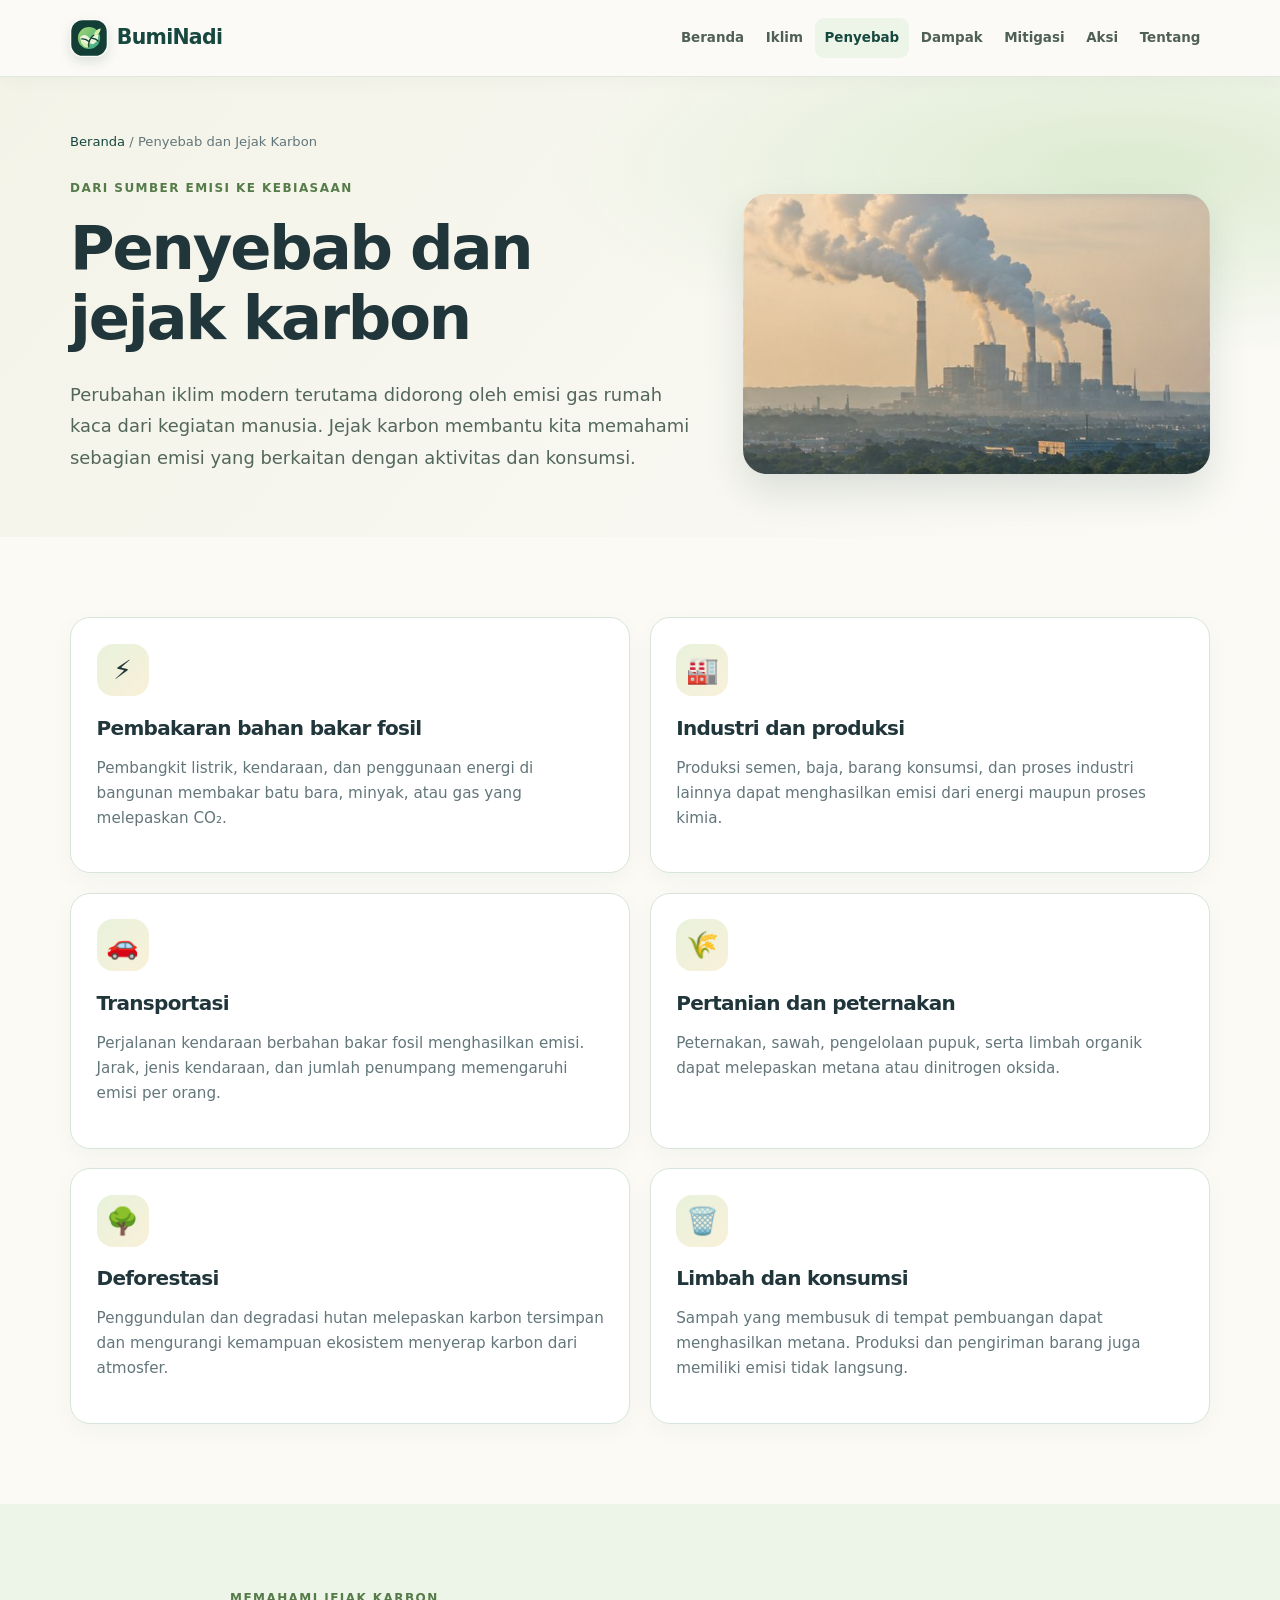
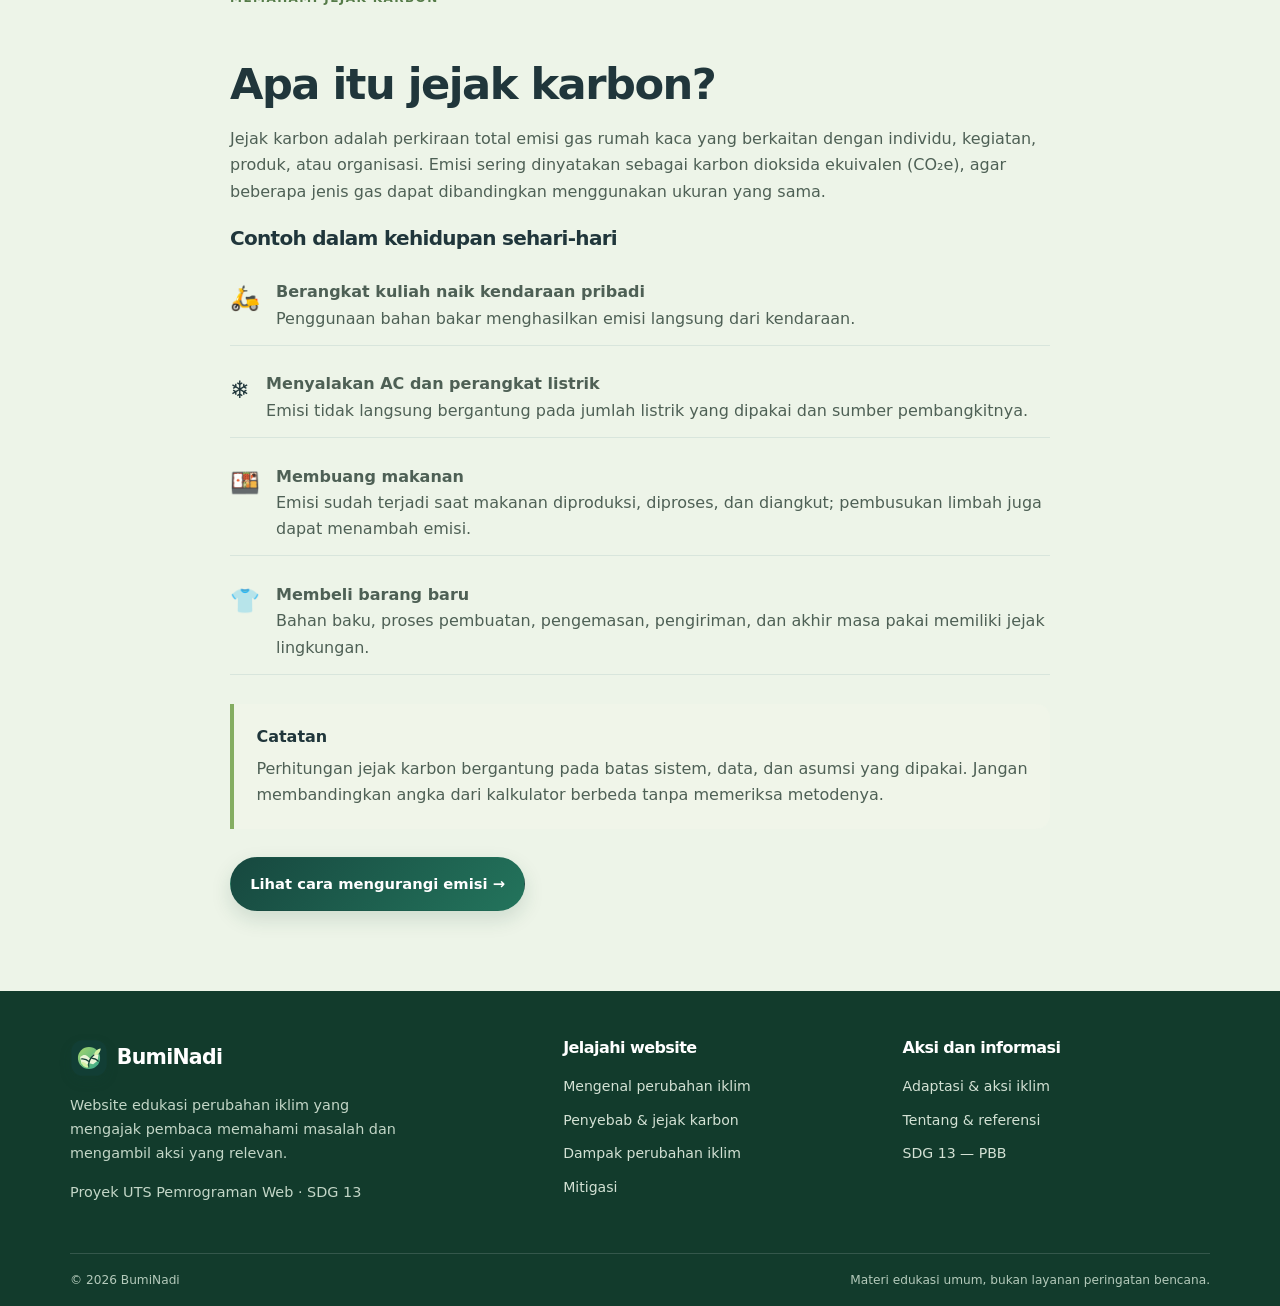
<file: penyebab.html>
<!doctype html>
<html lang="id">
<head>
  <meta charset="utf-8">
  <meta name="viewport" content="width=device-width, initial-scale=1">
  <meta name="description" content="Penyebab perubahan iklim, aktivitas industri, transportasi, pertanian, deforestasi, dan contoh jejak karbon sehari-hari.">
  <title>Penyebab dan Jejak Karbon | BumiNadi</title>
  <link rel="icon" type="image/svg+xml" href="images/logo-buminadi.svg">
  <link rel="stylesheet" href="css/style.css">
</head>
<body>
<a class="skip-link" href="#konten">Lewati ke konten</a>
<header class="site-header">
  <div class="container nav-wrap">
    <a class="brand" href="index.html"><img class="brand-logo" src="images/logo-buminadi.svg" alt="" aria-hidden="true"> BumiNadi</a>
    <button class="nav-toggle" type="button" aria-expanded="false" aria-controls="nav-menu">Menu ☰</button>
    <nav class="nav-links" id="nav-menu" aria-label="Navigasi utama"><a href="index.html">Beranda</a><a href="edukasi.html">Iklim</a><a href="penyebab.html" aria-current="page">Penyebab</a><a href="dampak.html">Dampak</a><a href="mitigasi.html">Mitigasi</a><a href="aksi-iklim.html">Aksi</a><a href="tentang.html">Tentang</a></nav>
  </div>
</header>
<main id="konten">
<section class="page-hero"><div class="container"><div class="breadcrumb"><a href="index.html">Beranda</a> / Penyebab dan Jejak Karbon</div><span class="eyebrow">Dari sumber emisi ke kebiasaan</span><h1>Penyebab dan jejak karbon</h1><p class="lead">Perubahan iklim modern terutama didorong oleh emisi gas rumah kaca dari kegiatan manusia. Jejak karbon membantu kita memahami sebagian emisi yang berkaitan dengan aktivitas dan konsumsi.</p><div class="page-hero-art"><img src="images/foto-emisi.jpg" alt="Cerobong industri dengan asap emisi, salah satu sumber gas rumah kaca"></div></div></section>
<section class="section"><div class="container"><div class="cards-grid two">
<article class="topic-card"><div class="topic-icon">⚡</div><h3>Pembakaran bahan bakar fosil</h3><p>Pembangkit listrik, kendaraan, dan penggunaan energi di bangunan membakar batu bara, minyak, atau gas yang melepaskan CO₂.</p></article>
<article class="topic-card"><div class="topic-icon">🏭</div><h3>Industri dan produksi</h3><p>Produksi semen, baja, barang konsumsi, dan proses industri lainnya dapat menghasilkan emisi dari energi maupun proses kimia.</p></article>
<article class="topic-card"><div class="topic-icon">🚗</div><h3>Transportasi</h3><p>Perjalanan kendaraan berbahan bakar fosil menghasilkan emisi. Jarak, jenis kendaraan, dan jumlah penumpang memengaruhi emisi per orang.</p></article>
<article class="topic-card"><div class="topic-icon">🌾</div><h3>Pertanian dan peternakan</h3><p>Peternakan, sawah, pengelolaan pupuk, serta limbah organik dapat melepaskan metana atau dinitrogen oksida.</p></article>
<article class="topic-card"><div class="topic-icon">🌳</div><h3>Deforestasi</h3><p>Penggundulan dan degradasi hutan melepaskan karbon tersimpan dan mengurangi kemampuan ekosistem menyerap karbon dari atmosfer.</p></article>
<article class="topic-card"><div class="topic-icon">🗑️</div><h3>Limbah dan konsumsi</h3><p>Sampah yang membusuk di tempat pembuangan dapat menghasilkan metana. Produksi dan pengiriman barang juga memiliki emisi tidak langsung.</p></article>
</div></div></section>
<section class="section section-soft"><div class="container content-narrow"><span class="eyebrow">Memahami jejak karbon</span><h2>Apa itu jejak karbon?</h2><p>Jejak karbon adalah perkiraan total emisi gas rumah kaca yang berkaitan dengan individu, kegiatan, produk, atau organisasi. Emisi sering dinyatakan sebagai karbon dioksida ekuivalen (CO₂e), agar beberapa jenis gas dapat dibandingkan menggunakan ukuran yang sama.</p>
<h3>Contoh dalam kehidupan sehari-hari</h3><div class="example-list"><div><span class="example-emoji">🛵</span><p><strong>Berangkat kuliah naik kendaraan pribadi</strong><br>Penggunaan bahan bakar menghasilkan emisi langsung dari kendaraan.</p></div><div><span class="example-emoji">❄️</span><p><strong>Menyalakan AC dan perangkat listrik</strong><br>Emisi tidak langsung bergantung pada jumlah listrik yang dipakai dan sumber pembangkitnya.</p></div><div><span class="example-emoji">🍱</span><p><strong>Membuang makanan</strong><br>Emisi sudah terjadi saat makanan diproduksi, diproses, dan diangkut; pembusukan limbah juga dapat menambah emisi.</p></div><div><span class="example-emoji">👕</span><p><strong>Membeli barang baru</strong><br>Bahan baku, proses pembuatan, pengemasan, pengiriman, dan akhir masa pakai memiliki jejak lingkungan.</p></div></div>
<div class="info-callout"><strong>Catatan</strong><p>Perhitungan jejak karbon bergantung pada batas sistem, data, dan asumsi yang dipakai. Jangan membandingkan angka dari kalkulator berbeda tanpa memeriksa metodenya.</p></div>
<a class="button button-primary" href="mitigasi.html">Lihat cara mengurangi emisi →</a></div></section>
</main>

<footer class="site-footer"><div class="container">
  <div class="footer-grid">
    <div><a class="brand" href="index.html"><img class="brand-logo" src="images/logo-buminadi.svg" alt="" aria-hidden="true"> BumiNadi</a>
      <p>Website edukasi perubahan iklim yang mengajak pembaca memahami masalah dan mengambil aksi yang relevan.</p>
      <p class="small-note">Proyek UTS Pemrograman Web · SDG 13</p>
    </div>
    <div><h3>Jelajahi website</h3><ul>
      <li><a href="edukasi.html">Mengenal perubahan iklim</a></li><li><a href="penyebab.html">Penyebab & jejak karbon</a></li>
      <li><a href="dampak.html">Dampak perubahan iklim</a></li><li><a href="mitigasi.html">Mitigasi</a></li>
    </ul></div>
    <div><h3>Aksi dan informasi</h3><ul>
      <li><a href="aksi-iklim.html">Adaptasi & aksi iklim</a></li><li><a href="tentang.html">Tentang & referensi</a></li>
      <li><a href="https://sdgs.un.org/goals/goal13" target="_blank" rel="noopener noreferrer">SDG 13 — PBB</a></li>
    </ul></div>
  </div>
  <div class="footer-bottom"><span>© 2026 BumiNadi</span><span>Materi edukasi umum, bukan layanan peringatan bencana.</span></div>
</div></footer>
<script>
const toggle = document.querySelector('.nav-toggle');
const menu = document.querySelector('#nav-menu');
if (toggle && menu) {
  toggle.addEventListener('click', () => {
    const open = menu.classList.toggle('is-open');
    toggle.setAttribute('aria-expanded', String(open));
    toggle.textContent = open ? 'Tutup ✕' : 'Menu ☰';
  });
}
</script></body></html>
</file>
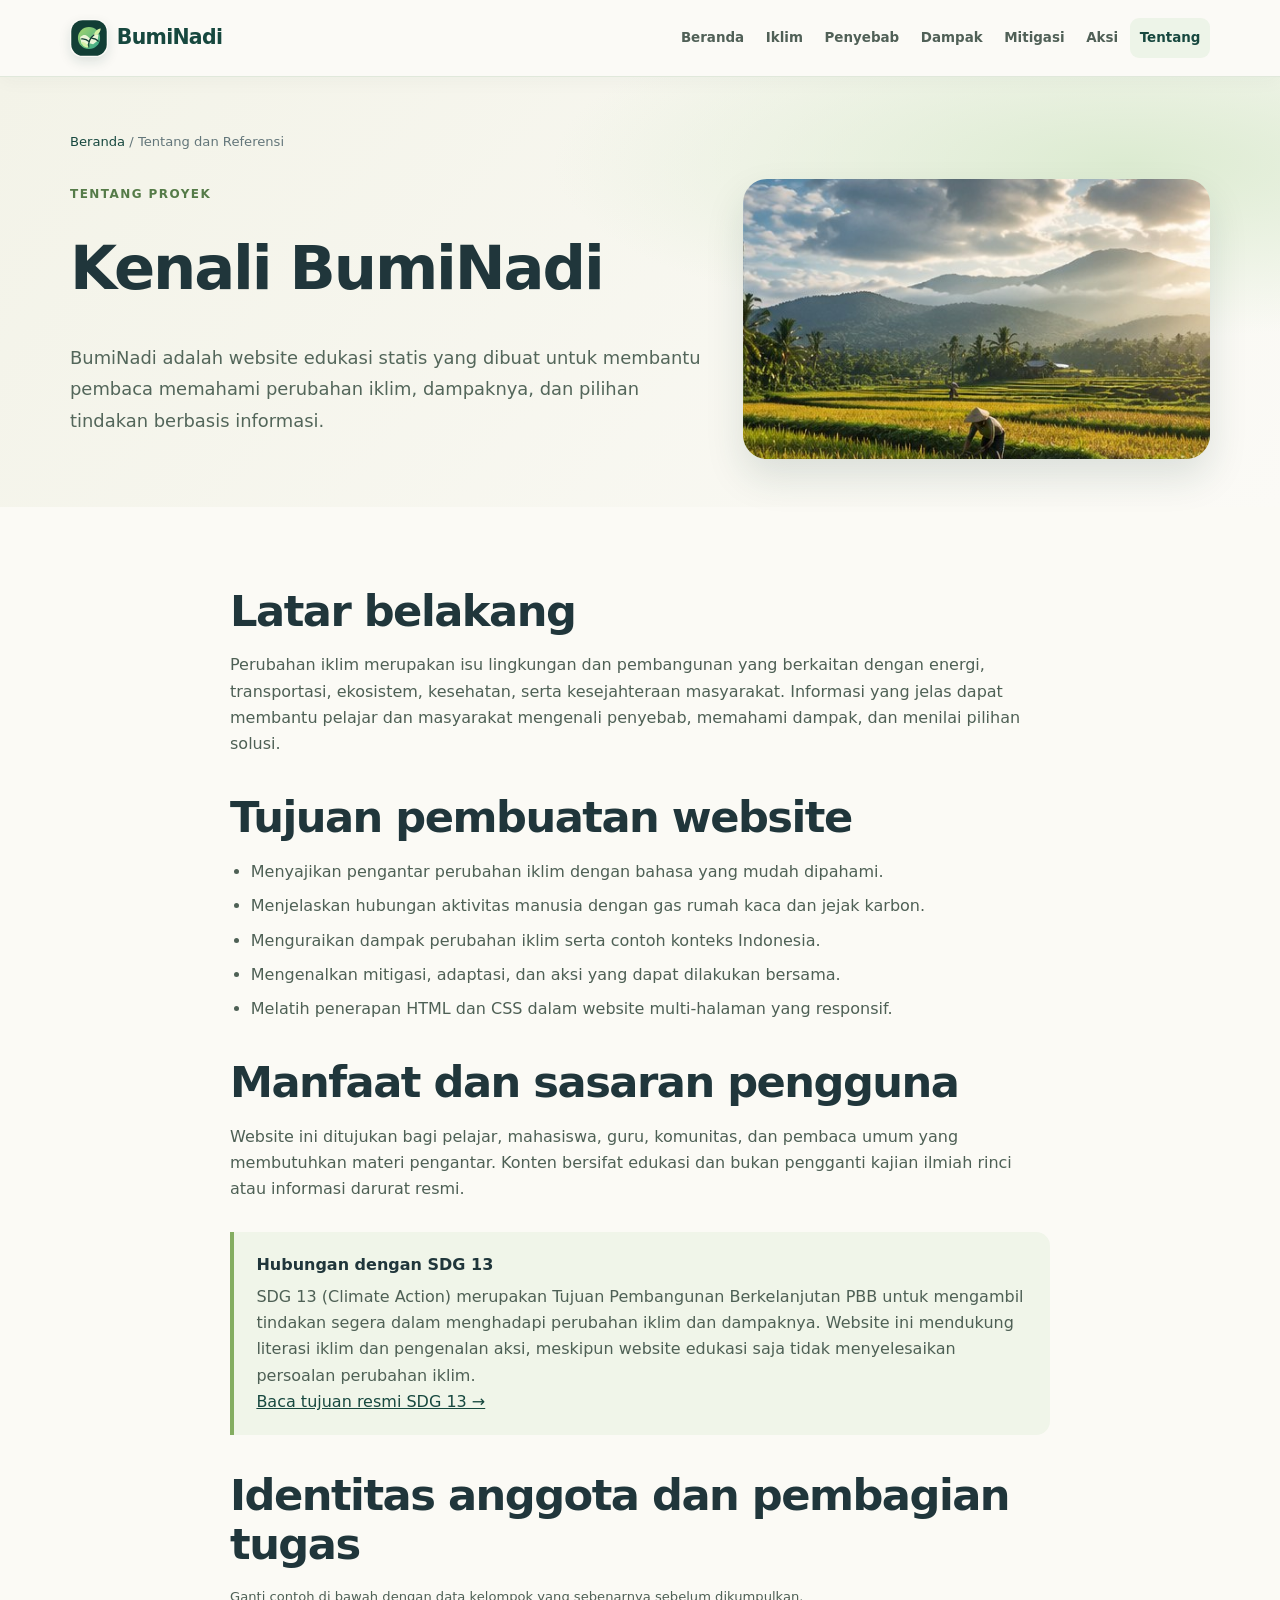
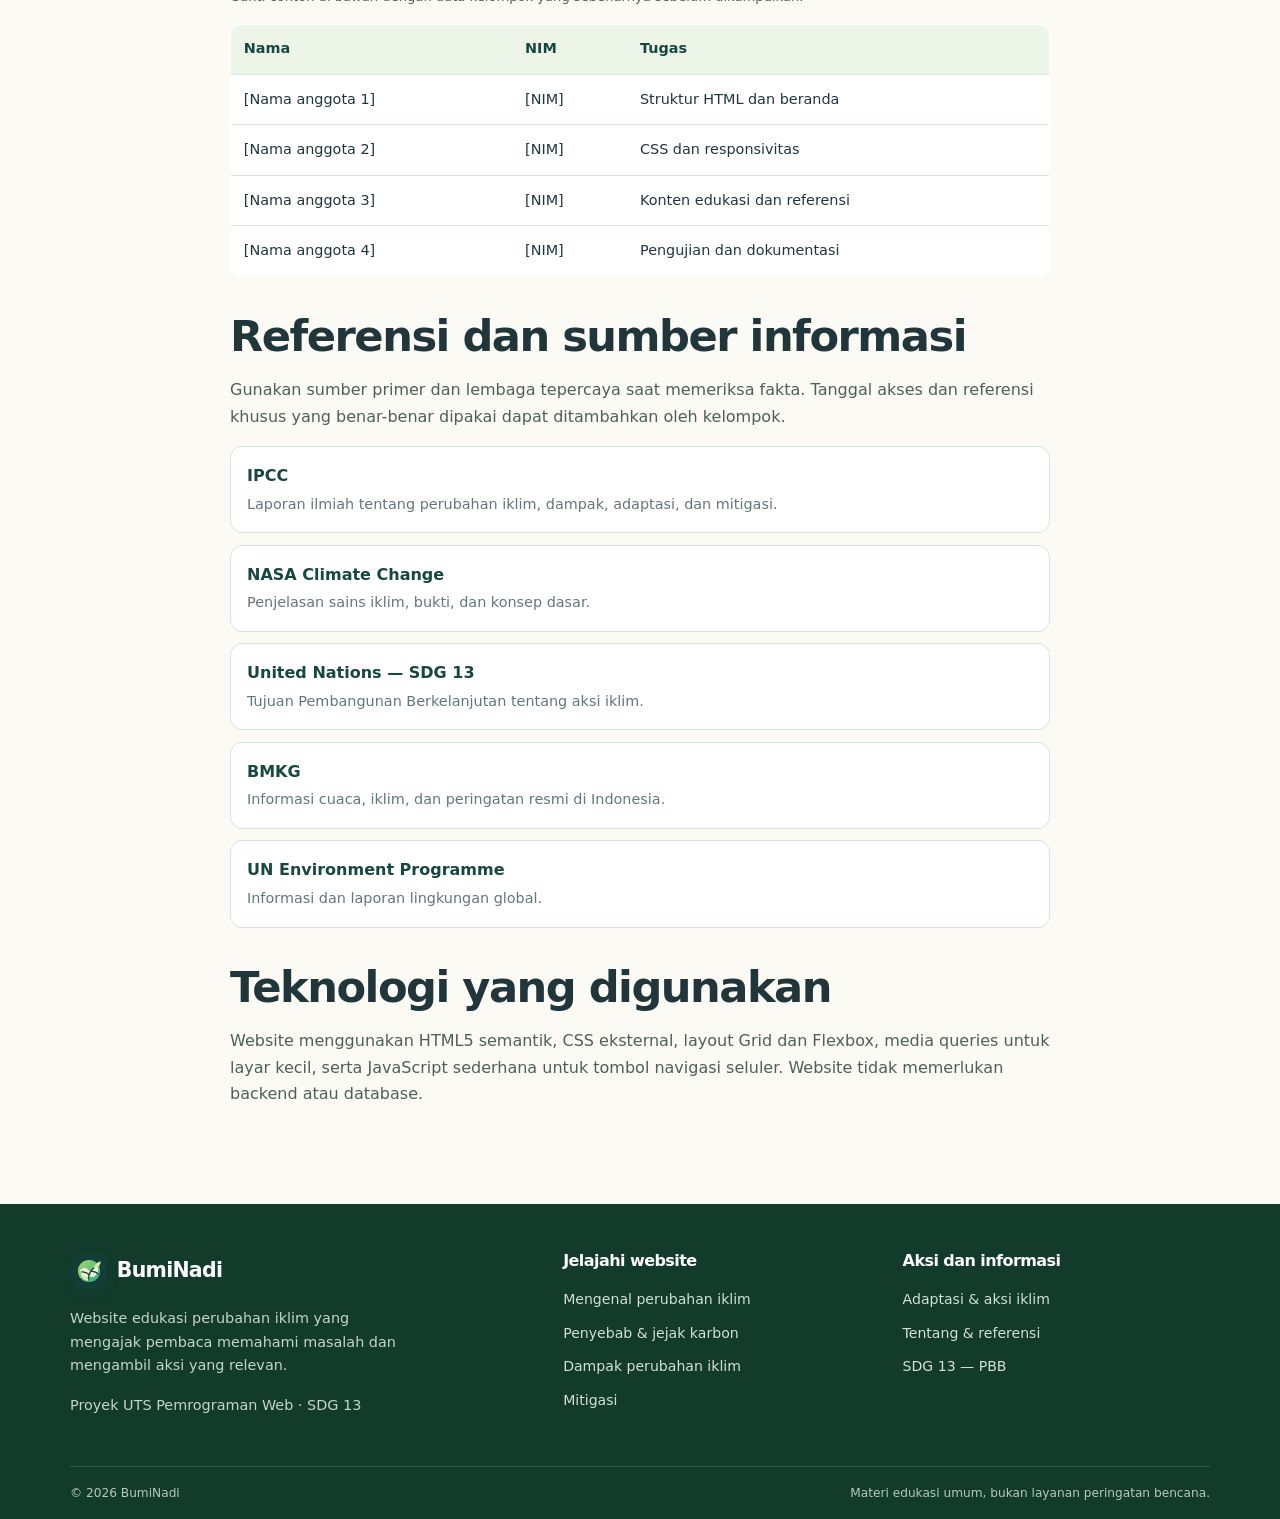
<file: tentang.html>
<!doctype html>
<html lang="id">
<head>
  <meta charset="utf-8">
  <meta name="viewport" content="width=device-width, initial-scale=1">
  <meta name="description" content="Latar belakang, tujuan, manfaat, sasaran pengguna, identitas kelompok, pembagian tugas, hubungan dengan SDG 13, dan referensi.">
  <title>Tentang dan Referensi | BumiNadi</title>
  <link rel="icon" type="image/svg+xml" href="images/logo-buminadi.svg">
  <link rel="stylesheet" href="css/style.css">
</head>
<body>
<a class="skip-link" href="#konten">Lewati ke konten</a>
<header class="site-header">
  <div class="container nav-wrap">
    <a class="brand" href="index.html"><img class="brand-logo" src="images/logo-buminadi.svg" alt="" aria-hidden="true"> BumiNadi</a>
    <button class="nav-toggle" type="button" aria-expanded="false" aria-controls="nav-menu">Menu ☰</button>
    <nav class="nav-links" id="nav-menu" aria-label="Navigasi utama"><a href="index.html">Beranda</a><a href="edukasi.html">Iklim</a><a href="penyebab.html">Penyebab</a><a href="dampak.html">Dampak</a><a href="mitigasi.html">Mitigasi</a><a href="aksi-iklim.html">Aksi</a><a href="tentang.html" aria-current="page">Tentang</a></nav>
  </div>
</header>
<main id="konten">
<section class="page-hero"><div class="container"><div class="breadcrumb"><a href="index.html">Beranda</a> / Tentang dan Referensi</div><span class="eyebrow">Tentang proyek</span><h1>Kenali BumiNadi</h1><p class="lead">BumiNadi adalah website edukasi statis yang dibuat untuk membantu pembaca memahami perubahan iklim, dampaknya, dan pilihan tindakan berbasis informasi.</p><div class="page-hero-art"><img src="images/foto-pertanian.jpg" alt="Lanskap sawah hijau yang menggambarkan hubungan iklim, pangan, dan kehidupan"></div></div></section>
<section class="section"><div class="container content-narrow"><h2>Latar belakang</h2><p>Perubahan iklim merupakan isu lingkungan dan pembangunan yang berkaitan dengan energi, transportasi, ekosistem, kesehatan, serta kesejahteraan masyarakat. Informasi yang jelas dapat membantu pelajar dan masyarakat mengenali penyebab, memahami dampak, dan menilai pilihan solusi.</p><h2>Tujuan pembuatan website</h2><ul class="content-list"><li>Menyajikan pengantar perubahan iklim dengan bahasa yang mudah dipahami.</li><li>Menjelaskan hubungan aktivitas manusia dengan gas rumah kaca dan jejak karbon.</li><li>Menguraikan dampak perubahan iklim serta contoh konteks Indonesia.</li><li>Mengenalkan mitigasi, adaptasi, dan aksi yang dapat dilakukan bersama.</li><li>Melatih penerapan HTML dan CSS dalam website multi-halaman yang responsif.</li></ul><h2>Manfaat dan sasaran pengguna</h2><p>Website ini ditujukan bagi pelajar, mahasiswa, guru, komunitas, dan pembaca umum yang membutuhkan materi pengantar. Konten bersifat edukasi dan bukan pengganti kajian ilmiah rinci atau informasi darurat resmi.</p>
<div class="info-callout" id="sdg13"><strong>Hubungan dengan SDG 13</strong><p>SDG 13 (Climate Action) merupakan Tujuan Pembangunan Berkelanjutan PBB untuk mengambil tindakan segera dalam menghadapi perubahan iklim dan dampaknya. Website ini mendukung literasi iklim dan pengenalan aksi, meskipun website edukasi saja tidak menyelesaikan persoalan perubahan iklim.</p><a href="https://sdgs.un.org/goals/goal13" target="_blank" rel="noopener noreferrer">Baca tujuan resmi SDG 13 →</a></div>
<h2>Identitas anggota dan pembagian tugas</h2><p class="source-note">Ganti contoh di bawah dengan data kelompok yang sebenarnya sebelum dikumpulkan.</p><div class="table-wrap"><table><thead><tr><th>Nama</th><th>NIM</th><th>Tugas</th></tr></thead><tbody><tr><td>[Nama anggota 1]</td><td>[NIM]</td><td>Struktur HTML dan beranda</td></tr><tr><td>[Nama anggota 2]</td><td>[NIM]</td><td>CSS dan responsivitas</td></tr><tr><td>[Nama anggota 3]</td><td>[NIM]</td><td>Konten edukasi dan referensi</td></tr><tr><td>[Nama anggota 4]</td><td>[NIM]</td><td>Pengujian dan dokumentasi</td></tr></tbody></table></div>
<h2 id="referensi">Referensi dan sumber informasi</h2><p>Gunakan sumber primer dan lembaga tepercaya saat memeriksa fakta. Tanggal akses dan referensi khusus yang benar-benar dipakai dapat ditambahkan oleh kelompok.</p><div class="reference-list">
<a href="https://www.ipcc.ch/" target="_blank" rel="noopener noreferrer"><strong>IPCC</strong><span>Laporan ilmiah tentang perubahan iklim, dampak, adaptasi, dan mitigasi.</span></a>
<a href="https://science.nasa.gov/climate-change/" target="_blank" rel="noopener noreferrer"><strong>NASA Climate Change</strong><span>Penjelasan sains iklim, bukti, dan konsep dasar.</span></a>
<a href="https://sdgs.un.org/goals/goal13" target="_blank" rel="noopener noreferrer"><strong>United Nations — SDG 13</strong><span>Tujuan Pembangunan Berkelanjutan tentang aksi iklim.</span></a>
<a href="https://www.bmkg.go.id/" target="_blank" rel="noopener noreferrer"><strong>BMKG</strong><span>Informasi cuaca, iklim, dan peringatan resmi di Indonesia.</span></a>
<a href="https://www.unep.org/" target="_blank" rel="noopener noreferrer"><strong>UN Environment Programme</strong><span>Informasi dan laporan lingkungan global.</span></a>
</div>
<h2>Teknologi yang digunakan</h2><p>Website menggunakan HTML5 semantik, CSS eksternal, layout Grid dan Flexbox, media queries untuk layar kecil, serta JavaScript sederhana untuk tombol navigasi seluler. Website tidak memerlukan backend atau database.</p></div></section>
</main>

<footer class="site-footer"><div class="container">
  <div class="footer-grid">
    <div><a class="brand" href="index.html"><img class="brand-logo" src="images/logo-buminadi.svg" alt="" aria-hidden="true"> BumiNadi</a>
      <p>Website edukasi perubahan iklim yang mengajak pembaca memahami masalah dan mengambil aksi yang relevan.</p>
      <p class="small-note">Proyek UTS Pemrograman Web · SDG 13</p>
    </div>
    <div><h3>Jelajahi website</h3><ul>
      <li><a href="edukasi.html">Mengenal perubahan iklim</a></li><li><a href="penyebab.html">Penyebab & jejak karbon</a></li>
      <li><a href="dampak.html">Dampak perubahan iklim</a></li><li><a href="mitigasi.html">Mitigasi</a></li>
    </ul></div>
    <div><h3>Aksi dan informasi</h3><ul>
      <li><a href="aksi-iklim.html">Adaptasi & aksi iklim</a></li><li><a href="tentang.html">Tentang & referensi</a></li>
      <li><a href="https://sdgs.un.org/goals/goal13" target="_blank" rel="noopener noreferrer">SDG 13 — PBB</a></li>
    </ul></div>
  </div>
  <div class="footer-bottom"><span>© 2026 BumiNadi</span><span>Materi edukasi umum, bukan layanan peringatan bencana.</span></div>
</div></footer>
<script>
const toggle = document.querySelector('.nav-toggle');
const menu = document.querySelector('#nav-menu');
if (toggle && menu) {
  toggle.addEventListener('click', () => {
    const open = menu.classList.toggle('is-open');
    toggle.setAttribute('aria-expanded', String(open));
    toggle.textContent = open ? 'Tutup ✕' : 'Menu ☰';
  });
}
</script></body></html>
</file>
<file: css/style.css>
:root{--forest:#17483f;--forest-dark:#102f35;--leaf:#8fc96b;--lime:#d9efae;--ink:#20363b;--muted:#63767a;--paper:#fbfaf5;--soft:#edf4e8;--line:#d8e5dc;--white:#fff;--gold:#f3c66a;--shadow:0 18px 45px rgba(20,64,56,.11)}
*{box-sizing:border-box}html{scroll-behavior:smooth}body{margin:0;background:var(--paper);color:var(--ink);font-family:"Aptos","Trebuchet MS",ui-sans-serif,system-ui,-apple-system,"Segoe UI",sans-serif;line-height:1.65}a{color:var(--forest)}a:hover{color:#2c7651}img{max-width:100%;height:auto}p{margin:.55rem 0 1rem}h1,h2,h3{line-height:1.15;letter-spacing:-.035em;margin:0 0 1rem}h1{font-size:clamp(2.5rem,6vw,4.8rem);font-weight:800}h2{font-size:clamp(1.8rem,4vw,2.7rem)}h3{font-size:1.25rem}ul,ol{padding-left:1.3rem}.container{width:min(1140px,calc(100% - 40px));margin-inline:auto}.skip-link{position:absolute;left:-9999px;top:1rem;background:white;padding:.7rem;z-index:99}.skip-link:focus{left:1rem}.site-header{position:sticky;top:0;z-index:20;background:rgba(251,250,246,.94);backdrop-filter:blur(14px);border-bottom:1px solid rgba(220,229,216,.85)}.nav-wrap{min-height:76px;display:flex;align-items:center;justify-content:space-between;gap:1.5rem}.brand{display:inline-flex;align-items:center;gap:.55rem;text-decoration:none;color:var(--forest);font-weight:850;font-size:1.22rem;white-space:nowrap}.brand-mark{display:inline-grid;place-items:center;width:34px;height:34px;border-radius:12px;background:var(--forest);color:white;font-size:1.4rem}.nav-links{display:flex;align-items:center;gap:.15rem}.nav-links a{font-size:.84rem;font-weight:650;text-decoration:none;color:#506057;padding:.55rem .6rem;border-radius:9px;white-space:nowrap}.nav-links a:hover,.nav-links a[aria-current=page]{background:var(--soft);color:var(--forest)}.nav-toggle{display:none;border:1px solid var(--line);background:white;color:var(--forest);border-radius:10px;padding:.55rem .8rem;font:inherit;font-weight:700}.hero{padding:5rem 0 4.2rem;background:radial-gradient(circle at 80% 20%,#e7f0d9 0,transparent 32%),linear-gradient(135deg,#fbfaf6,#f1f5e9)}.hero-grid{display:grid;grid-template-columns:1.1fr .9fr;align-items:center;gap:3rem}.eyebrow{display:inline-block;color:#557b48;text-transform:uppercase;letter-spacing:.12em;font-size:.75rem;font-weight:850;margin-bottom:1rem}.hero h1{max-width:720px;color:var(--forest-dark)}.hero h1 em{font-style:normal;color:#76a856}.lead{font-size:1.12rem;line-height:1.75;color:#53665a;max-width:700px}.hero-actions{display:flex;flex-wrap:wrap;gap:.8rem;margin:1.8rem 0 1rem}.button{display:inline-flex;align-items:center;justify-content:center;gap:.6rem;border-radius:999px;padding:.85rem 1.2rem;text-decoration:none;font-weight:750;font-size:.92rem;border:1px solid transparent;transition:transform .18s ease,box-shadow .18s ease}.button:hover{transform:translateY(-2px)}.button-primary{background:var(--forest);color:white;box-shadow:0 8px 20px #174f3a25}.button-primary:hover{background:#236447;color:white}.button-secondary{border-color:#d2ddcd;background:white;color:var(--forest)}.button-light{background:white;color:var(--forest);white-space:nowrap}.hero-note,.source-note,.small-note{font-size:.82rem;color:var(--muted)}.hero-art{position:relative;min-height:370px;display:grid;place-items:center;isolation:isolate}.earth{width:250px;height:250px;border-radius:50%;display:grid;place-items:center;background:linear-gradient(140deg,#9dcf81,#2f8064 65%,#174f3a);box-shadow:inset -22px -20px 0 #143e2c30,0 28px 55px #174f3a30;position:relative;z-index:2;border:8px solid #ffffffa6}.earth span{font-size:7.4rem;filter:drop-shadow(0 8px 5px #123c2a35)}.sun{position:absolute;width:64px;height:64px;right:13%;top:12%;background:var(--gold);border-radius:50%;box-shadow:0 0 0 14px #f0c96b30}.orbit{position:absolute;border:1px solid #aac89a;border-radius:50%;width:330px;height:250px;transform:rotate(-25deg);z-index:1}.orbit-two{width:370px;height:290px;transform:rotate(35deg);border-style:dashed}.leaf{position:absolute;z-index:3;display:grid;place-items:center;border-radius:50%;width:60px;height:60px;background:white;box-shadow:var(--shadow);font-size:2rem;color:var(--forest)}.leaf-one{left:8%;top:22%}.leaf-two{right:8%;bottom:18%}.art-label{position:absolute;bottom:2%;left:7%;background:white;border:1px solid var(--line);border-radius:15px;padding:.65rem 1rem;display:flex;align-items:center;gap:.65rem;box-shadow:var(--shadow);z-index:4}.art-label strong{font-size:1.8rem;color:var(--forest)}.art-label span{font-size:.78rem;font-weight:750;max-width:75px;line-height:1.2}.stats-strip{background:var(--forest);color:white;padding:1.4rem 0}.stats-grid{display:grid;grid-template-columns:repeat(3,1fr);gap:1.5rem}.stats-grid>div{display:grid;grid-template-columns:40px 1fr;column-gap:.7rem;align-items:center}.stat-symbol{grid-row:span 2;font-size:1.8rem}.stats-grid strong{font-size:.95rem}.stats-grid div span:last-child{font-size:.78rem;color:#d6e5d8;line-height:1.4}.section{padding:5rem 0}.section-soft{background:var(--soft)}.section-heading{max-width:680px;margin:0 auto 2.5rem;text-align:center}.section-heading p{color:var(--muted)}.cards-grid{display:grid;gap:1.2rem}.cards-grid.three{grid-template-columns:repeat(3,1fr)}.cards-grid.two{grid-template-columns:repeat(2,1fr)}.topic-card,.comparison-card{padding:1.6rem;background:white;border:1px solid var(--line);border-radius:20px;box-shadow:0 7px 24px rgba(28,64,43,.035)}.topic-card p,.comparison-card p{color:var(--muted);font-size:.95rem}.topic-icon{width:52px;height:52px;display:grid;place-items:center;border-radius:16px;background:var(--soft);font-size:1.65rem;margin-bottom:1.3rem}.card-kicker{display:block;color:#72945c;font-size:.72rem;font-weight:850;letter-spacing:.1em;margin-bottom:.5rem}.text-link{font-weight:800;font-size:.9rem;text-decoration:none;display:inline-block;margin-top:.45rem}.feature-grid{display:grid;grid-template-columns:1fr 1fr;gap:3rem;align-items:center}.feature-grid p{color:var(--muted)}.quote-card{border-radius:24px;background:var(--forest);color:white;padding:2.3rem;position:relative;overflow:hidden}.quote-mark{font-size:4rem;line-height:.7;color:#b6d899}.quote-card p{font-size:1.3rem;color:white;line-height:1.5}.quote-caption{font-size:.8rem;color:#d4e6d5}.fact-banner{background:#dcebc9;border-radius:25px;padding:2rem 2.2rem;display:grid;grid-template-columns:55px 1fr auto;align-items:center;gap:1.3rem}.fact-banner h2{font-size:1.7rem;margin-bottom:.5rem}.fact-banner p{margin-bottom:0;color:#52634d;max-width:700px}.fact-icon{font-size:2.3rem}.page-hero{padding:3.4rem 0 3rem;background:linear-gradient(130deg,#eef4e7,#fbfaf6)}.page-hero h1{font-size:clamp(2.3rem,5vw,3.8rem);max-width:850px}.page-hero .lead{max-width:800px}.breadcrumb{font-size:.82rem;color:var(--muted);margin-bottom:1.6rem}.breadcrumb a{text-decoration:none}.content-narrow{max-width:820px}.content-narrow h2{margin-top:2.2rem}.content-narrow h2:first-child{margin-top:0}.content-narrow h3{margin-top:1.4rem}.content-narrow p,.content-narrow li{color:#4e6055}.content-list li{margin:.5rem 0}.comparison-grid{display:grid;grid-template-columns:1fr 1fr;gap:1rem;margin:1.8rem 0}.comparison-card{border-top:4px solid var(--leaf)}.compare-label{display:inline-block;font-size:.76rem;color:#668b4e;font-weight:850;text-transform:uppercase;letter-spacing:.1em;margin-bottom:.6rem}.process-flow{display:grid;grid-template-columns:1fr auto 1fr auto 1fr;gap:.7rem;align-items:center;background:#f0f5e9;border-radius:18px;padding:1.3rem;margin:1.5rem 0}.process-flow>div{display:flex;flex-direction:column;gap:.4rem}.process-flow span{font-size:.75rem;font-weight:850;color:#73935c}.process-flow strong{font-size:.95rem}.process-flow p{font-size:.8rem;margin:0}.process-flow>b{color:#7e9b68}.info-callout{padding:1.25rem 1.4rem;border-left:4px solid #84ad61;background:#f0f5e9;border-radius:0 14px 14px 0;margin:1.8rem 0}.info-callout p{margin:.35rem 0 0}.example-list{display:grid;gap:.8rem;margin:1rem 0 1.5rem}.example-list>div{display:flex;gap:1rem;align-items:flex-start;border-bottom:1px solid var(--line);padding:.8rem 0}.example-emoji{font-size:1.5rem}.example-list p{margin:0}.action-plan{border-left:2px solid #c3d7b3;margin:1.5rem 0;padding-left:1.2rem}.action-plan>div{position:relative;padding:0 0 .7rem 1rem}.action-plan>div:before{content:"";position:absolute;left:-1.55rem;top:.35rem;width:10px;height:10px;border-radius:50%;background:#7ba65a;border:3px solid var(--paper)}.action-plan span{font-weight:850;color:var(--forest)}.action-plan p{margin:.2rem 0;color:var(--muted)}.table-wrap{overflow-x:auto}table{width:100%;border-collapse:collapse;background:white;border:1px solid var(--line);border-radius:12px;overflow:hidden}th,td{text-align:left;padding:.8rem;border-bottom:1px solid var(--line);font-size:.9rem}th{background:var(--soft);color:var(--forest)}.reference-list{display:grid;gap:.7rem}.reference-list a{display:flex;flex-direction:column;text-decoration:none;padding:1rem;border:1px solid var(--line);border-radius:12px;background:white}.reference-list a strong{margin-bottom:.2rem}.reference-list a span{font-size:.9rem;color:var(--muted)}.site-footer{background:#123b2c;color:#e6efe5;padding:3rem 0 1rem}.site-footer .brand{color:white}.site-footer p{color:#c3d6c7;max-width:350px;font-size:.9rem}.footer-grid{display:grid;grid-template-columns:1.5fr 1fr 1fr;gap:2rem;padding-bottom:2rem}.footer-grid h3{font-size:1rem;color:white}.footer-grid ul{list-style:none;padding:0;margin:0}.footer-grid li{margin:.45rem 0}.footer-grid li a{color:#d3e1d4;text-decoration:none;font-size:.88rem}.footer-grid li a:hover{color:white;text-decoration:underline}.small-note{color:#a9c5b1}.footer-bottom{border-top:1px solid #ffffff25;padding-top:1rem;display:flex;justify-content:space-between;gap:1rem;font-size:.76rem;color:#b4cabb}
@media(max-width:1050px){.nav-links a{font-size:.77rem;padding:.5rem .4rem}.nav-wrap{gap:.8rem}.brand{font-size:1.1rem}.hero-grid{gap:1.5rem}.earth{width:215px;height:215px}.earth span{font-size:6.5rem}.orbit{width:300px}.orbit-two{width:330px}}
@media(max-width:820px){.nav-wrap{min-height:68px;flex-wrap:wrap;padding: .7rem 0}.nav-toggle{display:block}.nav-links{display:none;order:3;width:100%;padding:.4rem 0 .7rem;grid-template-columns:repeat(2,minmax(0,1fr));gap:.25rem}.nav-links.is-open{display:grid}.nav-links a{font-size:.9rem;padding:.7rem}.hero{padding:3.5rem 0}.hero-grid{grid-template-columns:1fr}.hero-copy{text-align:center}.hero-copy .lead{margin-inline:auto}.hero-actions{justify-content:center}.hero-art{min-height:330px}.stats-grid{gap:1rem}.stats-grid>div{grid-template-columns:32px 1fr}.cards-grid.three{grid-template-columns:repeat(2,1fr)}.feature-grid{gap:1.5rem}.fact-banner{grid-template-columns:45px 1fr}.fact-banner .button{grid-column:2;justify-self:start}.footer-grid{grid-template-columns:1fr 1fr}.footer-grid>div:first-child{grid-column:1/-1}}
@media(max-width:560px){.container{width:min(100% - 28px,1140px)}.hero{padding:2.8rem 0}.hero h1{font-size:2.65rem}.hero-art{min-height:290px}.earth{width:185px;height:185px}.earth span{font-size:5.5rem}.orbit{width:260px;height:200px}.orbit-two{width:285px;height:230px}.leaf{width:48px;height:48px;font-size:1.5rem}.stats-grid{grid-template-columns:1fr;gap:1.1rem}.stats-grid>div{grid-template-columns:38px 1fr}.section{padding:3.4rem 0}.cards-grid.three,.cards-grid.two,.feature-grid,.comparison-grid{grid-template-columns:1fr}.topic-card{padding:1.3rem}.fact-banner{grid-template-columns:1fr;padding:1.5rem}.fact-banner .button{grid-column:auto}.process-flow{grid-template-columns:1fr;gap:.8rem}.process-flow>b{transform:rotate(90deg);justify-self:center}.page-hero{padding:2.5rem 0}.page-hero h1{font-size:2.45rem}.footer-grid{grid-template-columns:1fr}.footer-grid>div:first-child{grid-column:auto}.footer-bottom{flex-direction:column;gap:.35rem}.hero-actions .button{width:100%}}
@media(prefers-reduced-motion:reduce){html{scroll-behavior:auto}*,*::before,*::after{transition:none!important}}

/* BumiNadi visual identity and locally stored illustrations */
.brand-logo{width:38px;height:38px;display:block;flex:0 0 auto;border-radius:12px;box-shadow:0 5px 12px #123e3520}
.brand{letter-spacing:-.035em;font-size:1.28rem}
.hero{background:radial-gradient(ellipse at 82% 24%,#d8e9c4 0,transparent 35%),radial-gradient(ellipse at 4% 90%,#f5e5c8 0,transparent 34%),linear-gradient(135deg,#fcfbf6,#eef5e8)}
.hero-art-image{min-height:0;display:block}
.hero-art-image img{display:block;width:100%;height:auto;max-height:510px;object-fit:contain;filter:drop-shadow(0 16px 18px rgba(32,70,53,.08))}
.topic-card{overflow:hidden;transition:transform .22s ease,box-shadow .22s ease,border-color .22s ease}
.topic-card:hover{transform:translateY(-5px);box-shadow:var(--shadow);border-color:#b7d0ad}
.card-illustration{display:block;width:calc(100% + 3.2rem);max-width:none;height:150px;object-fit:cover;margin:-1.6rem -1.6rem 1.25rem;border-radius:19px 19px 0 0}
.page-hero .container{position:relative}
.page-hero-art{width:min(100%,500px);margin:1.8rem auto 0}
.page-hero-art img{display:block;width:100%;height:auto;max-height:250px;object-fit:contain;border-radius:22px}
.page-hero{background:radial-gradient(ellipse at 88% 20%,#dcebd1 0,transparent 36%),linear-gradient(130deg,#f3f3e8,#fbfaf6)}
.site-header{box-shadow:0 4px 18px rgba(22,65,55,.035)}
.button-primary{background:linear-gradient(135deg,#17483f,#23745c)}
.button-primary:hover{background:linear-gradient(135deg,#23695a,#2b876b)}
.topic-icon{background:linear-gradient(135deg,#e8f2dc,#f9f0d9)}
.quote-card{background:radial-gradient(circle at 100% 0,#347d66 0,transparent 45%),#123e35}
.fact-banner{background:linear-gradient(120deg,#dcebc9,#e8f0d5)}
@media(min-width:820px){
 .page-hero .container{display:grid;grid-template-columns:1.15fr .85fr;column-gap:2.5rem;align-items:center}
 .page-hero .breadcrumb{grid-column:1/-1}
 .page-hero .eyebrow,.page-hero h1,.page-hero .lead{grid-column:1}
 .page-hero-art{grid-column:2;grid-row:2/5;width:100%;margin:0}
 .page-hero-art img{max-height:255px}
}
@media(max-width:560px){.card-illustration{width:calc(100% + 2.6rem);margin:-1.3rem -1.3rem 1.1rem;height:135px}.brand-logo{width:34px;height:34px}}

/* Local photographic assets bundled with the project */
.hero-art-image img{width:100%;height:100%;max-height:470px;object-fit:cover;aspect-ratio:1.12/1;border-radius:34px;box-shadow:0 24px 55px rgba(20,64,56,.17)}
.page-hero-art img{width:100%;aspect-ratio:16/10;max-height:280px;object-fit:cover;border-radius:24px;box-shadow:0 18px 38px rgba(20,64,56,.13)}
.card-illustration{object-fit:cover;aspect-ratio:16/9}
@media(max-width:560px){.hero-art-image img{aspect-ratio:4/3}.page-hero-art img{aspect-ratio:16/10}}
</file>
